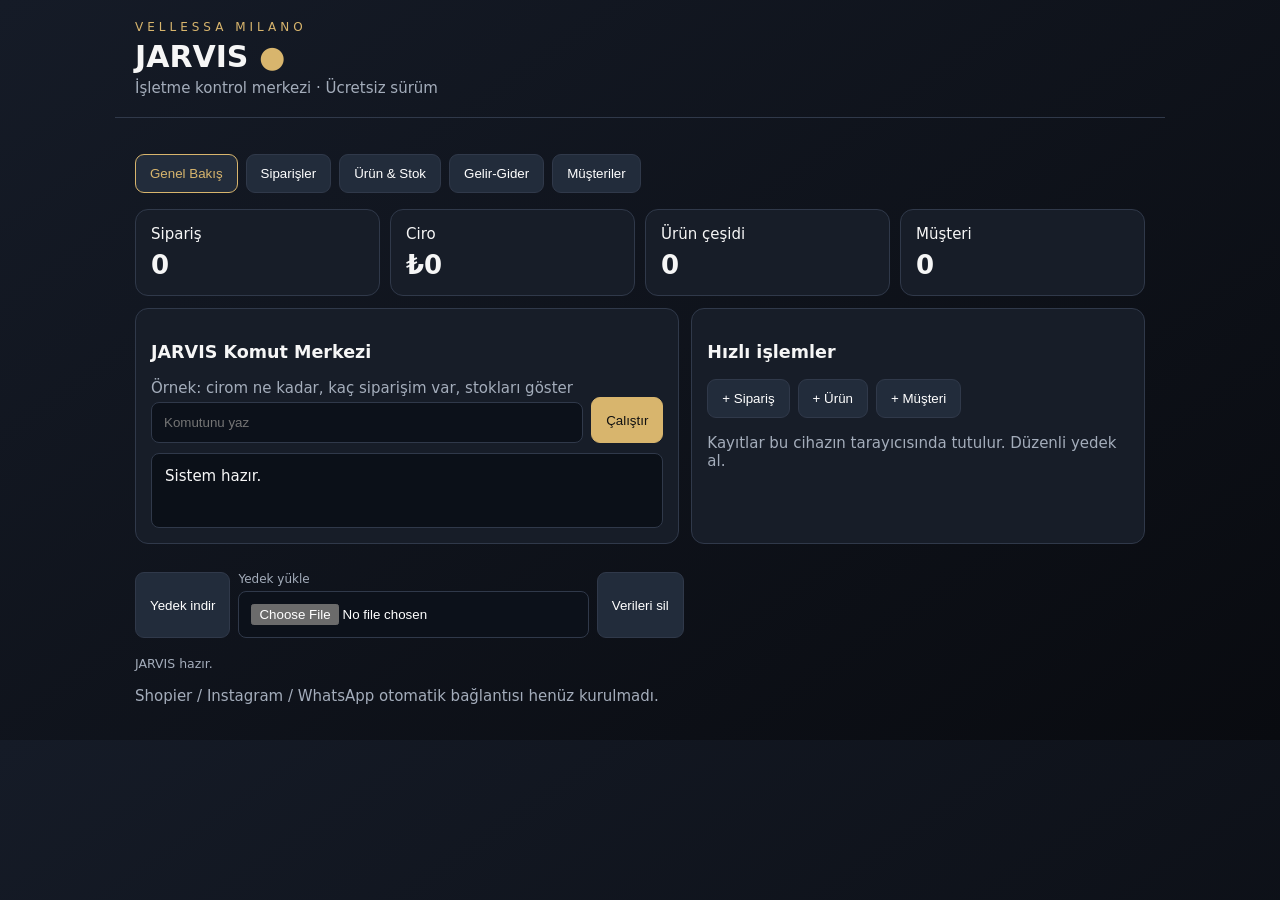
<file: jarvis/index.html>
<!doctype html>
<html lang="tr"><head><meta charset="utf-8"><meta name="viewport" content="width=device-width,initial-scale=1"><meta name="theme-color" content="#10131b"><title>Vellessa Milano | JARVIS</title>
<style>
:root{color-scheme:dark;--gold:#d8b56d;--bg:#0b0d12;--panel:#171d28;--line:#30394a;--muted:#a4adbb}*{box-sizing:border-box}body{margin:0;background:linear-gradient(145deg,#151b27,#090b10);color:#f6f6f6;font:15px system-ui}header,main{max-width:1050px;margin:auto;padding:20px}header{border-bottom:1px solid var(--line)}.brand{color:var(--gold);letter-spacing:4px;font-size:12px}h1{margin:5px 0}small,.muted{color:var(--muted)}nav,.row{display:flex;gap:8px;flex-wrap:wrap;margin:16px 0}button{background:#222c3b;color:white;border:1px solid var(--line);padding:11px 14px;border-radius:9px}button.active,button.primary{border-color:var(--gold);color:var(--gold)}.primary{background:var(--gold);color:#111!important}.grid{display:grid;grid-template-columns:repeat(4,1fr);gap:10px}.panel,.card{background:var(--panel);border:1px solid var(--line);border-radius:13px;padding:15px;margin-bottom:12px}.metric strong{display:block;font-size:26px;margin-top:7px}.layout{display:grid;grid-template-columns:1.2fr 1fr;gap:12px}.hidden{display:none}input,select{width:100%;padding:12px;background:#0c111a;color:white;border:1px solid var(--line);border-radius:8px;margin-top:5px}form{display:grid;grid-template-columns:1fr 1fr;gap:10px}label{font-size:12px;color:var(--muted)}form button{grid-column:1/-1}.cmd{display:flex;gap:8px}.cmd input{flex:1}.log{white-space:pre-wrap;background:#0b1018;border:1px solid var(--line);border-radius:8px;padding:13px;min-height:75px;margin-top:10px}table{width:100%;border-collapse:collapse;font-size:13px}td,th{text-align:left;padding:9px 5px;border-bottom:1px solid var(--line)}.scroll{overflow:auto}.empty{padding:15px;color:var(--muted);text-align:center}@media(max-width:650px){.grid{grid-template-columns:1fr 1fr}.layout{grid-template-columns:1fr}form{grid-template-columns:1fr}form button{grid-column:auto}header,main{padding:15px}}
</style></head><body><header><div class="brand">VELLESSA MILANO</div><h1>JARVIS <span style="color:var(--gold)">●</span></h1><div class="muted">İşletme kontrol merkezi · Ücretsiz sürüm</div></header><main>
<nav id="tabs"><button class="active" data-tab="home">Genel Bakış</button><button data-tab="orders">Siparişler</button><button data-tab="products">Ürün & Stok</button><button data-tab="finance">Gelir-Gider</button><button data-tab="customers">Müşteriler</button></nav>
<section id="home"><div class="grid"><div class="card metric">Sipariş<strong id="mo">0</strong></div><div class="card metric">Ciro<strong id="mr">₺0</strong></div><div class="card metric">Ürün çeşidi<strong id="mp">0</strong></div><div class="card metric">Müşteri<strong id="mc">0</strong></div></div><div class="layout"><div class="panel"><h3>JARVIS Komut Merkezi</h3><div class="muted">Örnek: cirom ne kadar, kaç siparişim var, stokları göster</div><div class="cmd"><input id="cmd" placeholder="Komutunu yaz"><button class="primary" id="run">Çalıştır</button></div><div id="answer" class="log">Sistem hazır.</div></div><div class="panel"><h3>Hızlı işlemler</h3><div class="row"><button data-go="orders">+ Sipariş</button><button data-go="products">+ Ürün</button><button data-go="customers">+ Müşteri</button></div><p class="muted">Kayıtlar bu cihazın tarayıcısında tutulur. Düzenli yedek al.</p></div></div></section>
<section id="orders" class="hidden"><div class="panel"><h3>Sipariş ekle</h3><form id="of"><label>Müşteri<input name="customer" required></label><label>Ürün<input name="product" required></label><label>Adet<input name="qty" type="number" min="1" value="1"></label><label>Tutar (₺)<input name="amount" type="number" min="0" required></label><label>Durum<select name="status"><option>Yeni</option><option>Hazırlanıyor</option><option>Kargolandı</option><option>Tamamlandı</option><option>İptal</option></select></label><label>Tarih<input name="date" type="date" required></label><button class="primary">Kaydet</button></form></div><div class="panel" id="ol"></div></section>
<section id="products" class="hidden"><div class="panel"><h3>Ürün / stok ekle</h3><form id="pf"><label>Ürün adı<input name="name" required></label><label>Model kodu<input name="sku"></label><label>Stok<input name="stock" type="number" min="0" value="0"></label><label>Fiyat<input name="price" type="number" min="0"></label><button class="primary">Kaydet</button></form></div><div class="panel" id="pl"></div></section>
<section id="customers" class="hidden"><div class="panel"><h3>Müşteri ekle</h3><form id="cf"><label>Ad soyad<input name="name" required></label><label>Telefon<input name="phone"></label><button class="primary">Kaydet</button></form></div><div class="panel" id="cl"></div></section>
<section id="finance" class="hidden"><div class="panel"><h3>Gelir / gider ekle</h3><form id="ff"><label>Tür<select name="type"><option>Gelir</option><option>Gider</option></select></label><label>Tutar<input name="amount" type="number" min="0" required></label><label>Açıklama<input name="note" required></label><button class="primary">Kaydet</button></form></div><div class="grid"><div class="card">Gelir<strong id="inc">₺0</strong></div><div class="card">Gider<strong id="exp">₺0</strong></div><div class="card">Net<strong id="net">₺0</strong></div><div class="card">Bilgi<small>Manuel kayıt, resmî muhasebe değildir.</small></div></div><div class="panel" id="fl"></div></section>
<div class="row"><button id="backup">Yedek indir</button><label>Yedek yükle<input id="restore" type="file" accept="application/json"></label><button id="wipe">Verileri sil</button></div><small id="status"></small><p class="muted">Shopier / Instagram / WhatsApp otomatik bağlantısı henüz kurulmadı.</p></main>
<script>
(()=>{const $=id=>document.getElementById(id),key='vellessa_jarvis_web_v1',blank=()=>({orders:[],products:[],customers:[],finance:[]});let d=blank();try{d={...blank(),...JSON.parse(localStorage.getItem(key)||'{}')}}catch(e){}const money=n=>'₺'+Number(n||0).toLocaleString('tr-TR');const esc=s=>String(s??'').replace(/[&<>"']/g,c=>({'&':'&amp;','<':'&lt;','>':'&gt;','"':'&quot;',"'":'&#39;'}[c]));function save(){try{localStorage.setItem(key,JSON.stringify(d));$('status').textContent='Kayıtlar bu tarayıcıda saklanıyor.'}catch(e){$('status').textContent='Geçici kayıt modu: sekmeyi kapatmadan yedek alın.'}render()}function tab(t){document.querySelectorAll('main>section').forEach(s=>s.classList.add('hidden'));$(t).classList.remove('hidden');document.querySelectorAll('#tabs button').forEach(b=>b.classList.toggle('active',b.dataset.tab===t))}document.querySelectorAll('[data-tab]').forEach(b=>b.onclick=()=>tab(b.dataset.tab));document.querySelectorAll('[data-go]').forEach(b=>b.onclick=()=>tab(b.dataset.go));function tbl(h,rows){return rows.length?'<div class="scroll"><table><tr>'+h.map(x=>'<th>'+x+'</th>').join('')+'</tr>'+rows.join('')+'</table></div>':'<div class="empty">Henüz kayıt yok.</div>'}function render(){let total=d.orders.filter(x=>x.status!=='İptal').reduce((s,x)=>s+ +x.amount,0);$('mo').textContent=d.orders.length;$('mr').textContent=money(total);$('mp').textContent=d.products.length;$('mc').textContent=d.customers.length;$('ol').innerHTML='<h3>Sipariş listesi</h3>'+tbl(['Tarih','Müşteri','Ürün','Tutar','Durum',''],d.orders.map((x,i)=>'<tr><td>'+esc(x.date)+'</td><td>'+esc(x.customer)+'</td><td>'+esc(x.product)+' ×'+x.qty+'</td><td>'+money(x.amount)+'</td><td>'+esc(x.status)+'</td><td><button data-del="orders" data-i="'+i+'">Sil</button></td></tr>'));$('pl').innerHTML='<h3>Stok listesi</h3>'+tbl(['Ürün','Kod','Stok','Fiyat',''],d.products.map((x,i)=>'<tr><td>'+esc(x.name)+'</td><td>'+esc(x.sku)+'</td><td>'+x.stock+'</td><td>'+money(x.price)+'</td><td><button data-del="products" data-i="'+i+'">Sil</button></td></tr>'));$('cl').innerHTML='<h3>Müşteri listesi</h3>'+tbl(['Ad','Telefon',''],d.customers.map((x,i)=>'<tr><td>'+esc(x.name)+'</td><td>'+esc(x.phone)+'</td><td><button data-del="customers" data-i="'+i+'">Sil</button></td></tr>'));let inc=d.finance.filter(x=>x.type==='Gelir').reduce((s,x)=>s+ +x.amount,0),exp=d.finance.filter(x=>x.type==='Gider').reduce((s,x)=>s+ +x.amount,0);$('inc').textContent=money(inc);$('exp').textContent=money(exp);$('net').textContent=money(inc-exp);$('fl').innerHTML=tbl(['Tür','Açıklama','Tutar',''],d.finance.map((x,i)=>'<tr><td>'+x.type+'</td><td>'+esc(x.note)+'</td><td>'+money(x.amount)+'</td><td><button data-del="finance" data-i="'+i+'">Sil</button></td></tr>'))}document.addEventListener('click',e=>{let b=e.target.closest('[data-del]');if(b){d[b.dataset.del].splice(+b.dataset.i,1);save()}});function bind(id,k,fn=x=>x){$(id).onsubmit=e=>{e.preventDefault();d[k].push(fn(Object.fromEntries(new FormData(e.target))));e.target.reset();save()}}bind('of','orders',x=>({...x,qty:+x.qty,amount:+x.amount}));bind('pf','products',x=>({...x,stock:+x.stock,price:+x.price}));bind('cf','customers');bind('ff','finance',x=>({...x,amount:+x.amount}));function command(){let q=$('cmd').value.toLocaleLowerCase('tr-TR'),r='Komutlar: cirom ne kadar · sipariş sayısı · stokları göster · müşteri sayısı · gelir gider';if(q.includes('ciro')||q.includes('satış'))r='Toplam sipariş cirosu: '+money(d.orders.filter(x=>x.status!=='İptal').reduce((s,x)=>s+ +x.amount,0));else if(q.includes('sipariş'))r='Toplam sipariş: '+d.orders.length;else if(q.includes('stok')||q.includes('ürün'))r=d.products.map(x=>x.name+': '+x.stock+' adet').join('\n')||'Ürün kaydı yok';else if(q.includes('müşteri'))r='Müşteri sayısı: '+d.customers.length;else if(q.includes('gider')||q.includes('kâr')||q.includes('kar'))r='Gelir '+$('inc').textContent+' / Gider '+$('exp').textContent+' / Net '+$('net').textContent;$('answer').textContent=r}$('run').onclick=command;$('cmd').onkeydown=e=>{if(e.key==='Enter')command()};$('backup').onclick=()=>{let a=document.createElement('a'),u=URL.createObjectURL(new Blob([JSON.stringify(d)],{type:'application/json'}));a.href=u;a.download='vellessa-jarvis-yedek.json';a.click();URL.revokeObjectURL(u)};$('restore').onchange=async e=>{try{let z=JSON.parse(await e.target.files[0].text());if(['orders','products','customers','finance'].every(k=>Array.isArray(z[k]))){d=z;save();alert('Yedek yüklendi')}else alert('Yedek biçimi hatalı')}catch(e){alert('Dosya okunamadı')}};$('wipe').onclick=()=>{if(confirm('Tüm kayıtlar silinsin mi?')){d=blank();save()}};render();$('status').textContent='JARVIS hazır.'})();
</script></body></html>
</file>
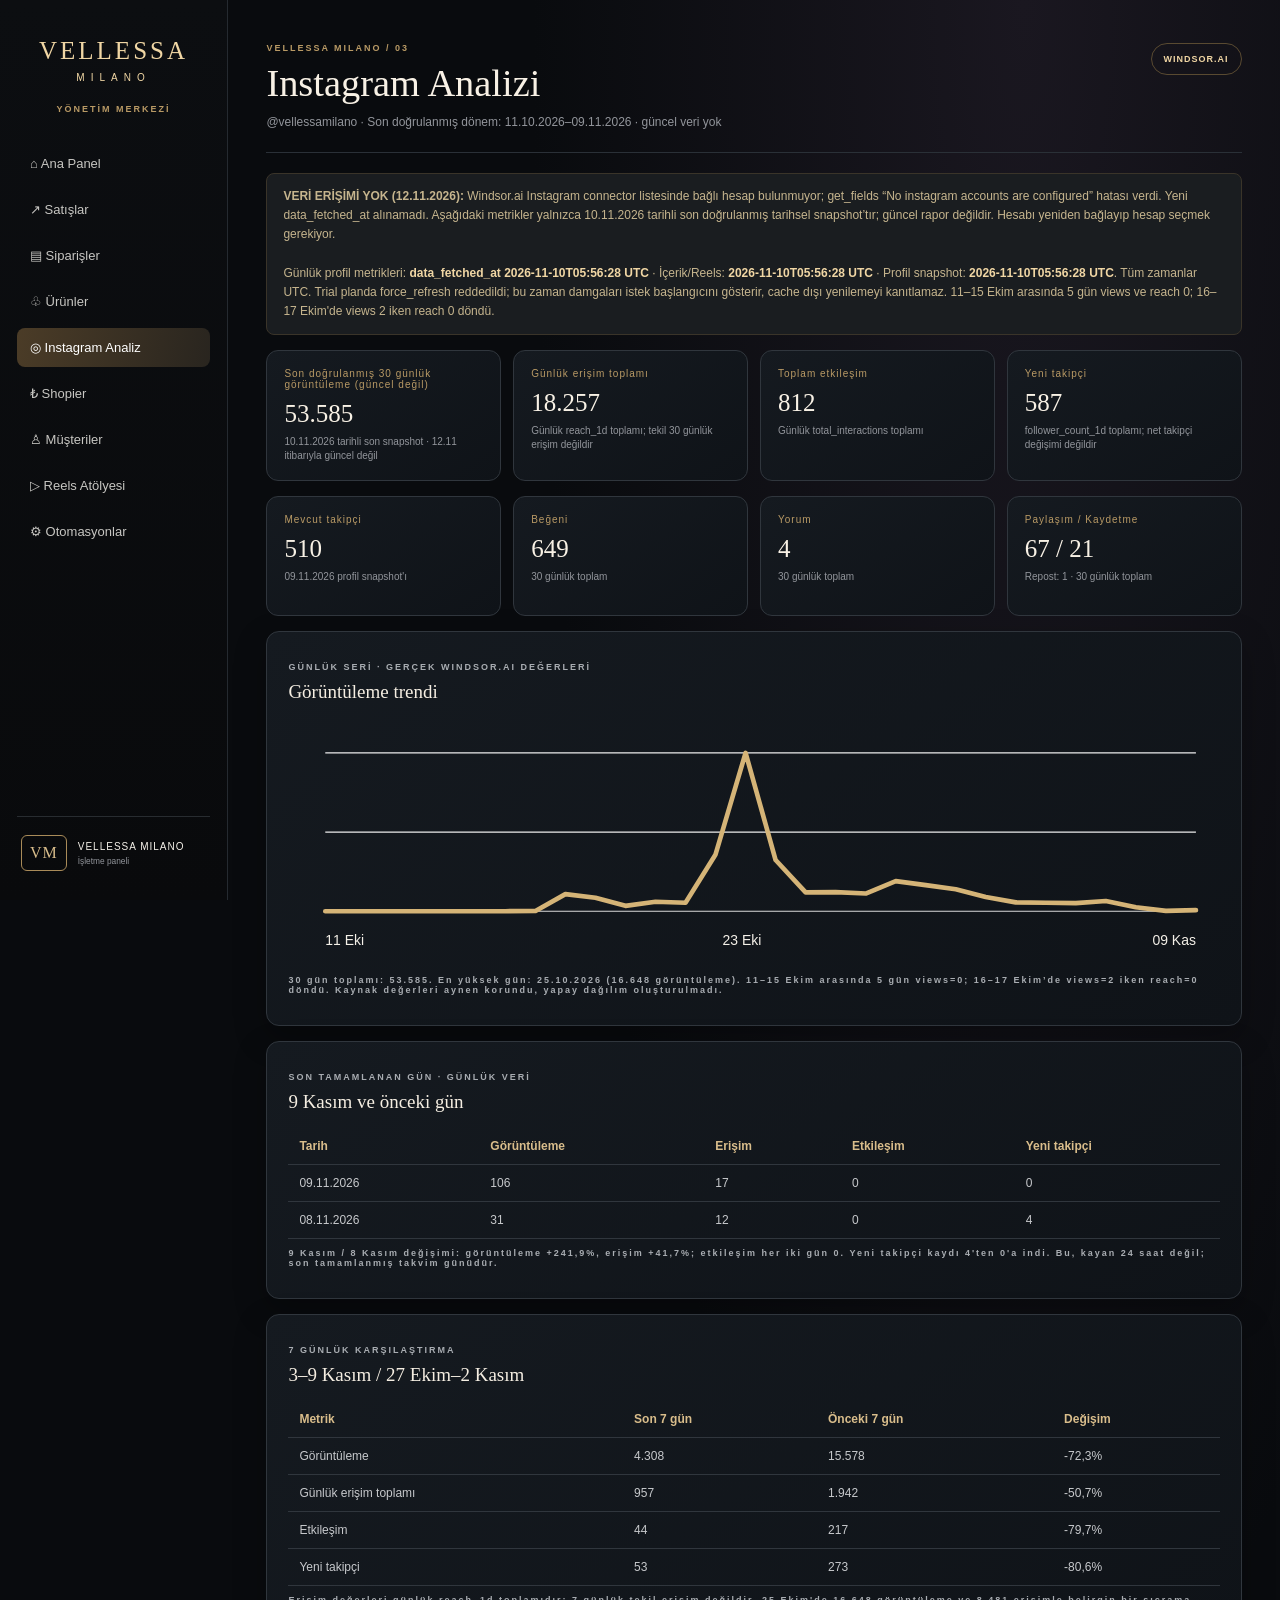
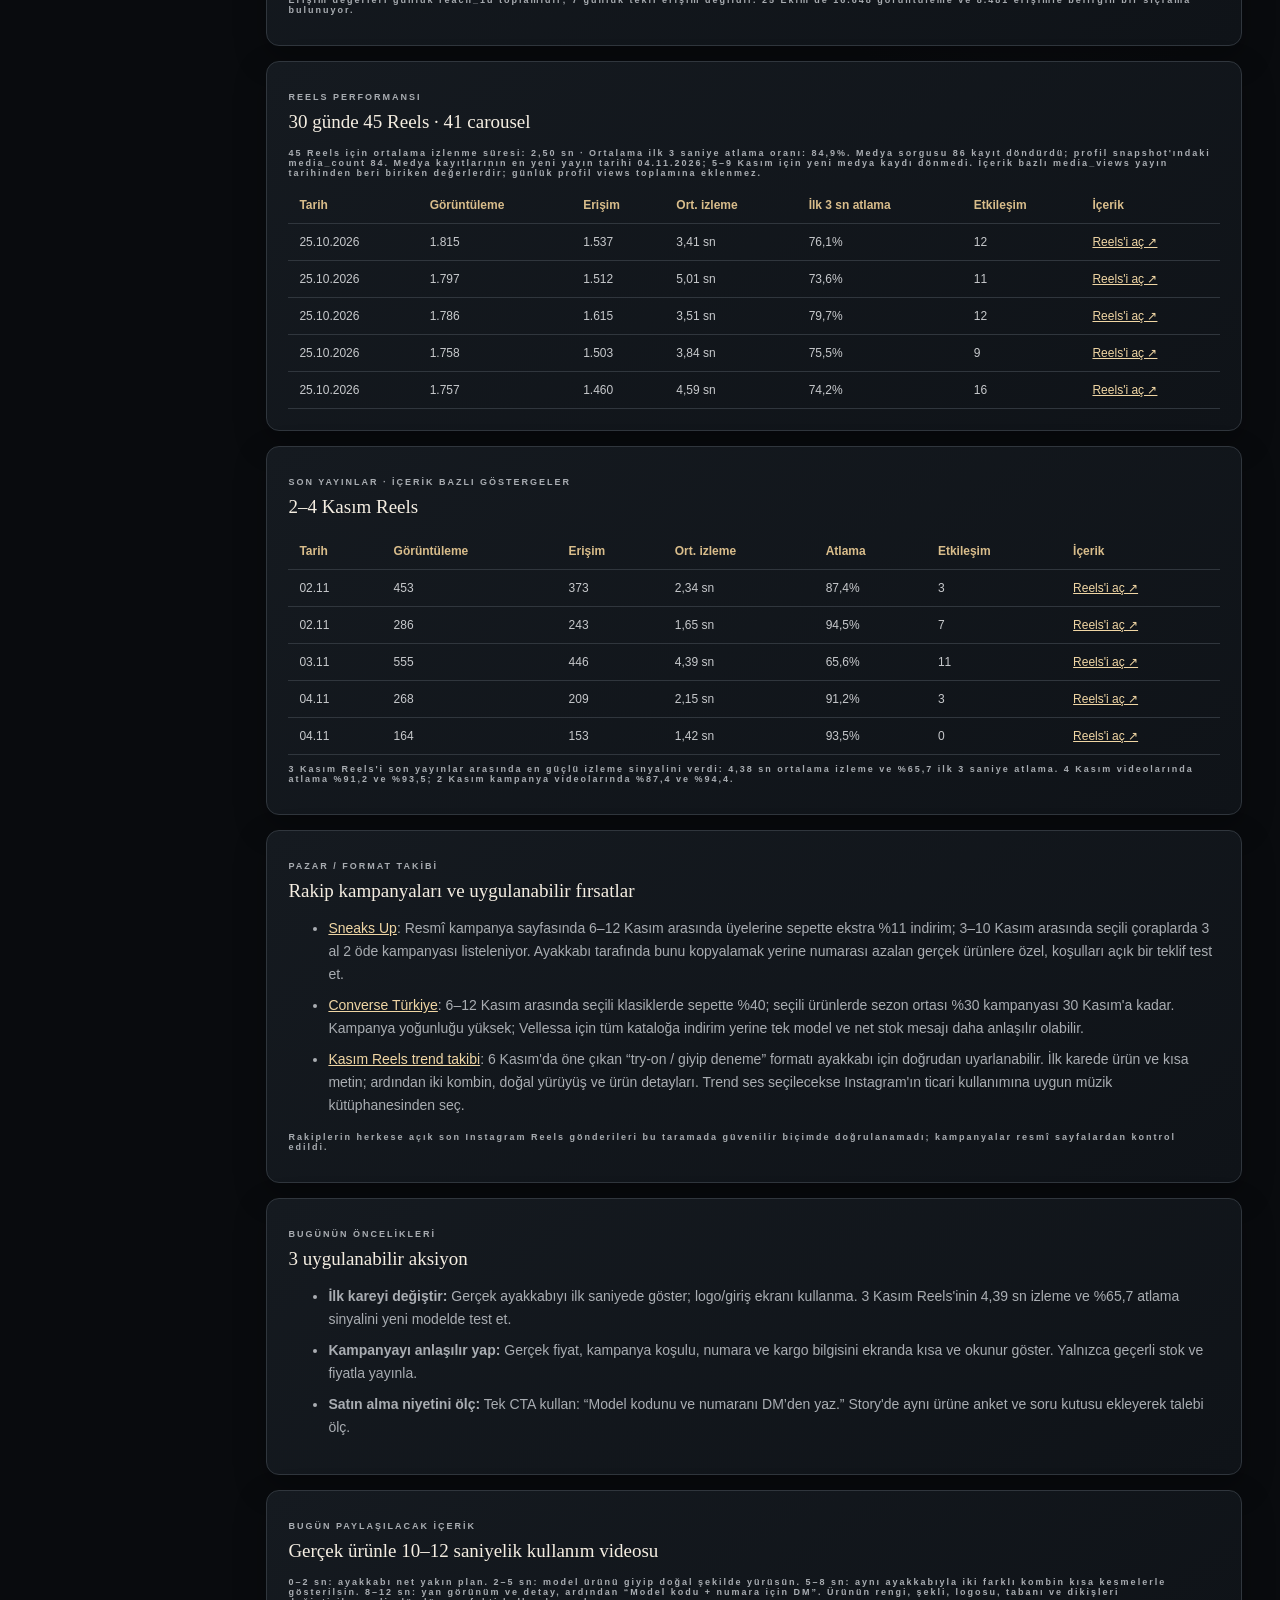
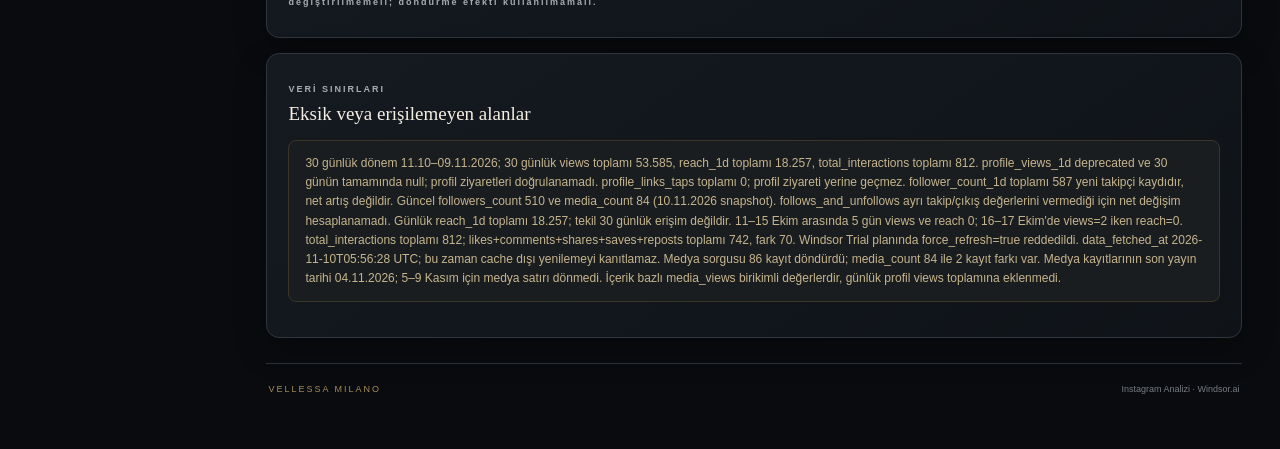
<file: analytics.html>
<!doctype html>
<html lang="tr"><head><meta charset="utf-8"><meta name="viewport" content="width=device-width,initial-scale=1"><title>Vellessa | Instagram Analizi</title><link rel="stylesheet" href="styles.css?v=20261105-1"><link rel="stylesheet" href="analytics.css?v=20261105-1"></head>
<body>
<aside class="sidebar"><div class="brand">VELLESSA<span>MILANO</span></div><div class="side-label">YÖNETİM MERKEZİ</div><nav><a href="index.html">⌂ Ana Panel</a><a href="index.html#sales">↗ Satışlar</a><a href="index.html#orders">▤ Siparişler</a><a href="index.html#products">♧ Ürünler</a><a class="active" href="analytics.html">◎ Instagram Analiz</a><a href="index.html#shopier">₺ Shopier</a><a href="musteri-takip.html">♙ Müşteriler</a><a href="reels.html">▷ Reels Atölyesi</a><a href="automation.html">⚙ Otomasyonlar</a></nav><div class="sidebar-bottom"><div class="mini-mark">VM</div><span>VELLESSA MILANO<small>İşletme paneli</small></span></div></aside>
<main class="main">
<header><div><p>VELLESSA MILANO / 03</p><h1>Instagram Analizi</h1><span>@vellessamilano · Son doğrulanmış dönem: 11.10.2026–09.11.2026 · güncel veri yok</span></div><b>WINDSOR.AI</b></header>
<div class="snapshot"><b>VERİ ERİŞİMİ YOK (12.11.2026):</b> Windsor.ai Instagram connector listesinde bağlı hesap bulunmuyor; get_fields “No instagram accounts are configured” hatası verdi. Yeni data_fetched_at alınamadı. Aşağıdaki metrikler yalnızca 10.11.2026 tarihli son doğrulanmış tarihsel snapshot’tır; güncel rapor değildir. Hesabı yeniden bağlayıp hesap seçmek gerekiyor.<br><br>Günlük profil metrikleri: <strong>data_fetched_at 2026-11-10T05:56:28 UTC</strong> · İçerik/Reels: <strong>2026-11-10T05:56:28 UTC</strong> · Profil snapshot: <strong>2026-11-10T05:56:28 UTC</strong>. Tüm zamanlar UTC. Trial planda force_refresh reddedildi; bu zaman damgaları istek başlangıcını gösterir, cache dışı yenilemeyi kanıtlamaz. 11–15 Ekim arasında 5 gün views ve reach 0; 16–17 Ekim'de views 2 iken reach 0 döndü.</div>
<section class="stats">
<article><label>Son doğrulanmış 30 günlük görüntüleme (güncel değil)</label><strong>53.585</strong><small>10.11.2026 tarihli son snapshot · 12.11 itibarıyla güncel değil</small></article>
<article><label>Günlük erişim toplamı</label><strong>18.257</strong><small>Günlük reach_1d toplamı; tekil 30 günlük erişim değildir</small></article>
<article><label>Toplam etkileşim</label><strong>812</strong><small>Günlük total_interactions toplamı</small></article>
<article><label>Yeni takipçi</label><strong>587</strong><small>follower_count_1d toplamı; net takipçi değişimi değildir</small></article>
</section><section class="stats second">
<article><label>Mevcut takipçi</label><strong>510</strong><small>09.11.2026 profil snapshot'ı</small></article>
<article><label>Beğeni</label><strong>649</strong><small>30 günlük toplam</small></article>
<article><label>Yorum</label><strong>4</strong><small>30 günlük toplam</small></article>
<article><label>Paylaşım / Kaydetme</label><strong>67 / 21</strong><small>Repost: 1 · 30 günlük toplam</small></article>
</section>
<section class="panel"><p>GÜNLÜK SERİ · GERÇEK WINDSOR.AI DEĞERLERİ</p><h2>Görüntüleme trendi</h2>
<div style="width:100%;overflow:hidden"><svg viewBox="0 0 800 210" role="img" aria-label="11 Ekim ile 9 Kasım arasındaki günlük Instagram görüntülemeleri" style="width:100%;height:auto"><line x1="32" y1="166" x2="780" y2="166" stroke="#d8d8d8"/><line x1="32" y1="98" x2="780" y2="98" stroke="#ececec"/><line x1="32" y1="30" x2="780" y2="30" stroke="#ececec"/><polyline points="32.0,166.0 57.8,166.0 83.6,166.0 109.4,166.0 135.2,166.0 161.0,166.0 186.8,166.0 212.6,165.8 238.3,151.3 264.1,154.4 289.9,161.4 315.7,157.9 341.5,158.7 367.3,117.2 393.1,30.0 418.9,122.0 444.7,149.8 470.5,149.6 496.3,150.8 522.1,140.1 547.9,143.6 573.7,147.1 599.4,153.8 625.2,158.4 651.0,158.7 676.8,159.0 702.6,157.2 728.4,162.6 754.2,165.7 780.0,165.1" fill="none" stroke="#d5b477" stroke-width="4" stroke-linecap="round" stroke-linejoin="round"/><text x="32" y="195" font-size="12" fill="currentColor">11 Eki</text><text x="390" y="195" font-size="12" text-anchor="middle" fill="currentColor">23 Eki</text><text x="780" y="195" font-size="12" text-anchor="end" fill="currentColor">09 Kas</text></svg></div>
<p>30 gün toplamı: <b>53.585</b>. En yüksek gün: 25.10.2026 (16.648 görüntüleme). 11–15 Ekim arasında 5 gün views=0; 16–17 Ekim’de views=2 iken reach=0 döndü. Kaynak değerleri aynen korundu, yapay dağılım oluşturulmadı.</p></section>
<section class="panel"><p>SON TAMAMLANAN GÜN · GÜNLÜK VERİ</p><h2>9 Kasım ve önceki gün</h2><div class="table-wrap"><table><thead><tr><th>Tarih</th><th>Görüntüleme</th><th>Erişim</th><th>Etkileşim</th><th>Yeni takipçi</th></tr></thead><tbody><tr><td>09.11.2026</td><td>106</td><td>17</td><td>0</td><td>0</td></tr><tr><td>08.11.2026</td><td>31</td><td>12</td><td>0</td><td>4</td></tr></tbody></table></div><p>9 Kasım / 8 Kasım değişimi: görüntüleme +241,9%, erişim +41,7%; etkileşim her iki gün 0. Yeni takipçi kaydı 4'ten 0'a indi. Bu, kayan 24 saat değil; son tamamlanmış takvim günüdür.</p></section>
<section class="panel"><p>7 GÜNLÜK KARŞILAŞTIRMA</p><h2>3–9 Kasım / 27 Ekim–2 Kasım</h2><div class="table-wrap"><table><thead><tr><th>Metrik</th><th>Son 7 gün</th><th>Önceki 7 gün</th><th>Değişim</th></tr></thead><tbody><tr><td>Görüntüleme</td><td>4.308</td><td>15.578</td><td>-72,3%</td></tr><tr><td>Günlük erişim toplamı</td><td>957</td><td>1.942</td><td>-50,7%</td></tr><tr><td>Etkileşim</td><td>44</td><td>217</td><td>-79,7%</td></tr><tr><td>Yeni takipçi</td><td>53</td><td>273</td><td>-80,6%</td></tr></tbody></table></div><p>Erişim değerleri günlük reach_1d toplamıdır; 7 günlük tekil erişim değildir. 25 Ekim'de 16.648 görüntüleme ve 8.481 erişimle belirgin bir sıçrama bulunuyor.</p></section>
<section class="panel"><p>REELS PERFORMANSI</p><h2>30 günde 45 Reels · 41 carousel</h2>
<p>45 Reels için ortalama izlenme süresi: <b>2,50 sn</b> · Ortalama ilk 3 saniye atlama oranı: <b>84,9%</b>. Medya sorgusu 86 kayıt döndürdü; profil snapshot'ındaki media_count 84. Medya kayıtlarının en yeni yayın tarihi 04.11.2026; 5–9 Kasım için yeni medya kaydı dönmedi. İçerik bazlı media_views yayın tarihinden beri biriken değerlerdir; günlük profil views toplamına eklenmez.</p>
<div class="table-wrap"><table><thead><tr><th>Tarih</th><th>Görüntüleme</th><th>Erişim</th><th>Ort. izleme</th><th>İlk 3 sn atlama</th><th>Etkileşim</th><th>İçerik</th></tr></thead><tbody><tr><td>25.10.2026</td><td>1.815</td><td>1.537</td><td>3,41 sn</td><td>76,1%</td><td>12</td><td><a href="https://www.instagram.com/reel/De5ZVEMoabt/" target="_blank" rel="noopener">Reels'i aç ↗</a></td></tr>
<tr><td>25.10.2026</td><td>1.797</td><td>1.512</td><td>5,01 sn</td><td>73,6%</td><td>11</td><td><a href="https://www.instagram.com/reel/De5YOJdIXG0/" target="_blank" rel="noopener">Reels'i aç ↗</a></td></tr>
<tr><td>25.10.2026</td><td>1.786</td><td>1.615</td><td>3,51 sn</td><td>79,7%</td><td>12</td><td><a href="https://www.instagram.com/reel/De5ZMG4IvgL/" target="_blank" rel="noopener">Reels'i aç ↗</a></td></tr>
<tr><td>25.10.2026</td><td>1.758</td><td>1.503</td><td>3,84 sn</td><td>75,5%</td><td>9</td><td><a href="https://www.instagram.com/reel/De5YxZ7ISx1/" target="_blank" rel="noopener">Reels'i aç ↗</a></td></tr>
<tr><td>25.10.2026</td><td>1.757</td><td>1.460</td><td>4,59 sn</td><td>74,2%</td><td>16</td><td><a href="https://www.instagram.com/reel/De5YXHeoEPn/" target="_blank" rel="noopener">Reels'i aç ↗</a></td></tr></tbody></table></div></section>
<section class="panel"><p>SON YAYINLAR · İÇERİK BAZLI GÖSTERGELER</p><h2>2–4 Kasım Reels</h2>
<div class="table-wrap"><table><thead><tr><th>Tarih</th><th>Görüntüleme</th><th>Erişim</th><th>Ort. izleme</th><th>Atlama</th><th>Etkileşim</th><th>İçerik</th></tr></thead><tbody><tr><td>02.11</td><td>453</td><td>373</td><td>2,34 sn</td><td>87,4%</td><td>3</td><td><a href="https://www.instagram.com/reel/DfOBxP_oVPX/" target="_blank" rel="noopener">Reels'i aç ↗</a></td></tr>
<tr><td>02.11</td><td>286</td><td>243</td><td>1,65 sn</td><td>94,5%</td><td>7</td><td><a href="https://www.instagram.com/reel/DfPNzPvIh9g/" target="_blank" rel="noopener">Reels'i aç ↗</a></td></tr>
<tr><td>03.11</td><td>555</td><td>446</td><td>4,39 sn</td><td>65,6%</td><td>11</td><td><a href="https://www.instagram.com/reel/DfRL589odr_/" target="_blank" rel="noopener">Reels'i aç ↗</a></td></tr>
<tr><td>04.11</td><td>268</td><td>209</td><td>2,15 sn</td><td>91,2%</td><td>3</td><td><a href="https://www.instagram.com/reel/DfUorJwo5z_/" target="_blank" rel="noopener">Reels'i aç ↗</a></td></tr>
<tr><td>04.11</td><td>164</td><td>153</td><td>1,42 sn</td><td>93,5%</td><td>0</td><td><a href="https://www.instagram.com/reel/DfUopm1ohX6/" target="_blank" rel="noopener">Reels'i aç ↗</a></td></tr></tbody></table></div>
<p>3 Kasım Reels'i son yayınlar arasında en güçlü izleme sinyalini verdi: 4,38 sn ortalama izleme ve %65,7 ilk 3 saniye atlama. 4 Kasım videolarında atlama %91,2 ve %93,5; 2 Kasım kampanya videolarında %87,4 ve %94,4.</p></section>
<section class="panel"><p>PAZAR / FORMAT TAKİBİ</p><h2>Rakip kampanyaları ve uygulanabilir fırsatlar</h2><ul><li><a href="https://www.sneaksup.com/kampanyalar" target="_blank" rel="noopener">Sneaks Up</a>: Resmî kampanya sayfasında 6–12 Kasım arasında üyelerine sepette ekstra %11 indirim; 3–10 Kasım arasında seçili çoraplarda 3 al 2 öde kampanyası listeleniyor. Ayakkabı tarafında bunu kopyalamak yerine numarası azalan gerçek ürünlere özel, koşulları açık bir teklif test et.</li><li><a href="https://www.converse.com.tr/" target="_blank" rel="noopener">Converse Türkiye</a>: 6–12 Kasım arasında seçili klasiklerde sepette %40; seçili ürünlerde sezon ortası %30 kampanyası 30 Kasım'a kadar. Kampanya yoğunluğu yüksek; Vellessa için tüm kataloğa indirim yerine tek model ve net stok mesajı daha anlaşılır olabilir.</li><li><a href="https://later.com/blog/instagram-reels-trends/" target="_blank" rel="noopener">Kasım Reels trend takibi</a>: 6 Kasım'da öne çıkan “try-on / giyip deneme” formatı ayakkabı için doğrudan uyarlanabilir. İlk karede ürün ve kısa metin; ardından iki kombin, doğal yürüyüş ve ürün detayları. Trend ses seçilecekse Instagram'ın ticari kullanımına uygun müzik kütüphanesinden seç.</li></ul><p>Rakiplerin herkese açık son Instagram Reels gönderileri bu taramada güvenilir biçimde doğrulanamadı; kampanyalar resmî sayfalardan kontrol edildi.</p></section>
<section class="panel"><p>BUGÜNÜN ÖNCELİKLERİ</p><h2>3 uygulanabilir aksiyon</h2>
<ul><li><b>İlk kareyi değiştir:</b> Gerçek ayakkabıyı ilk saniyede göster; logo/giriş ekranı kullanma. 3 Kasım Reels'inin 4,39 sn izleme ve %65,7 atlama sinyalini yeni modelde test et.</li><li><b>Kampanyayı anlaşılır yap:</b> Gerçek fiyat, kampanya koşulu, numara ve kargo bilgisini ekranda kısa ve okunur göster. Yalnızca geçerli stok ve fiyatla yayınla.</li><li><b>Satın alma niyetini ölç:</b> Tek CTA kullan: “Model kodunu ve numaranı DM’den yaz.” Story'de aynı ürüne anket ve soru kutusu ekleyerek talebi ölç.</li></ul>
</section>
<section class="panel"><p>BUGÜN PAYLAŞILACAK İÇERİK</p><h2>Gerçek ürünle 10–12 saniyelik kullanım videosu</h2>
<p>0–2 sn: ayakkabı net yakın plan. 2–5 sn: model ürünü giyip doğal şekilde yürüsün. 5–8 sn: aynı ayakkabıyla iki farklı kombin kısa kesmelerle gösterilsin. 8–12 sn: yan görünüm ve detay, ardından “Model kodu + numara için DM”. Ürünün rengi, şekli, logosu, tabanı ve dikişleri değiştirilmemeli; döndürme efekti kullanılmamalı.</p></section>
<section class="panel"><p>VERİ SINIRLARI</p><h2>Eksik veya erişilemeyen alanlar</h2><div class="notice">30 günlük dönem 11.10–09.11.2026; 30 günlük views toplamı 53.585, reach_1d toplamı 18.257, total_interactions toplamı 812. profile_views_1d deprecated ve 30 günün tamamında null; profil ziyaretleri doğrulanamadı. profile_links_taps toplamı 0; profil ziyareti yerine geçmez. follower_count_1d toplamı 587 yeni takipçi kaydıdır, net artış değildir. Güncel followers_count 510 ve media_count 84 (10.11.2026 snapshot). follows_and_unfollows ayrı takip/çıkış değerlerini vermediği için net değişim hesaplanamadı. Günlük reach_1d toplamı 18.257; tekil 30 günlük erişim değildir. 11–15 Ekim arasında 5 gün views ve reach 0; 16–17 Ekim'de views=2 iken reach=0. total_interactions toplamı 812; likes+comments+shares+saves+reposts toplamı 742, fark 70. Windsor Trial planında force_refresh=true reddedildi. data_fetched_at 2026-11-10T05:56:28 UTC; bu zaman cache dışı yenilemeyi kanıtlamaz. Medya sorgusu 86 kayıt döndürdü; media_count 84 ile 2 kayıt farkı var. Medya kayıtlarının son yayın tarihi 04.11.2026; 5–9 Kasım için medya satırı dönmedi. İçerik bazlı media_views birikimli değerlerdir, günlük profil views toplamına eklenmedi.</div></section>
<footer>VELLESSA MILANO <span>Instagram Analizi · Windsor.ai</span></footer></main></body></html>
</file>
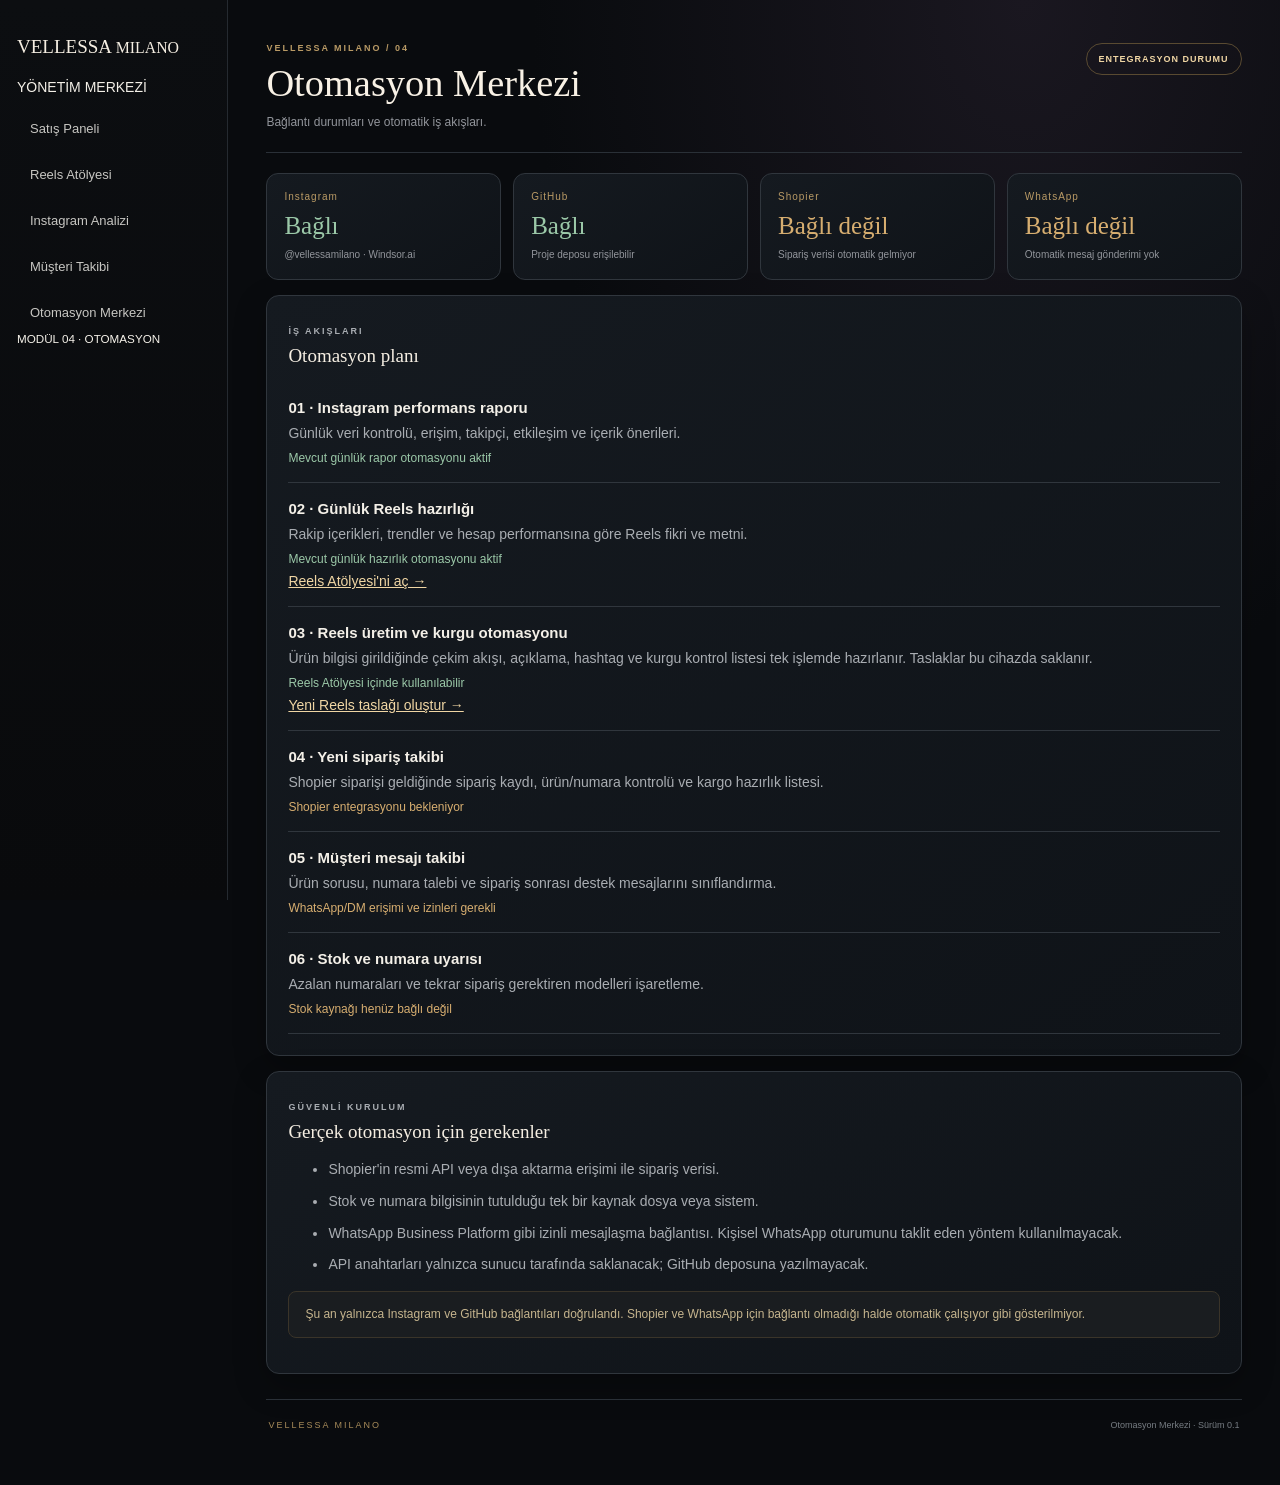
<file: automation.html>
<!doctype html><html lang="tr"><head><meta charset="utf-8"><meta name="viewport" content="width=device-width,initial-scale=1"><title>Vellessa | Otomasyon Merkezi</title><link rel="stylesheet" href="styles.css?v=20261103-3"><link rel="stylesheet" href="automation.css"></head><body><aside class="sidebar"><h2>VELLESSA <small>MILANO</small></h2><p>YÖNETİM MERKEZİ</p><nav><a href="index.html">Satış Paneli</a><a href="reels.html">Reels Atölyesi</a><a href="analytics.html">Instagram Analizi</a><a href="musteri-takip.html">Müşteri Takibi</a><a href="automation.html">Otomasyon Merkezi</a></nav><small class="foot">MODÜL 04 · OTOMASYON</small></aside><main class="main"><header><div><p>VELLESSA MILANO / 04</p><h1>Otomasyon Merkezi</h1><span>Bağlantı durumları ve otomatik iş akışları.</span></div><b>ENTEGRASYON DURUMU</b></header><section class="stats"><article><label>Instagram</label><strong class="ok">Bağlı</strong><small>@vellessamilano · Windsor.ai</small></article><article><label>GitHub</label><strong class="ok">Bağlı</strong><small>Proje deposu erişilebilir</small></article><article><label>Shopier</label><strong class="pending">Bağlı değil</strong><small>Sipariş verisi otomatik gelmiyor</small></article><article><label>WhatsApp</label><strong class="pending">Bağlı değil</strong><small>Otomatik mesaj gönderimi yok</small></article></section><section class="panel"><p>İŞ AKIŞLARI</p><h2>Otomasyon planı</h2><div class="workflow"><div><b>01 · Instagram performans raporu</b><span>Günlük veri kontrolü, erişim, takipçi, etkileşim ve içerik önerileri.</span><em class="ok">Mevcut günlük rapor otomasyonu aktif</em></div><div><b>02 · Günlük Reels hazırlığı</b><span>Rakip içerikleri, trendler ve hesap performansına göre Reels fikri ve metni.</span><em class="ok">Mevcut günlük hazırlık otomasyonu aktif</em><a href="reels.html">Reels Atölyesi'ni aç →</a></div><div><b>03 · Reels üretim ve kurgu otomasyonu</b><span>Ürün bilgisi girildiğinde çekim akışı, açıklama, hashtag ve kurgu kontrol listesi tek işlemde hazırlanır. Taslaklar bu cihazda saklanır.</span><em class="ok">Reels Atölyesi içinde kullanılabilir</em><a href="reels.html">Yeni Reels taslağı oluştur →</a></div><div><b>04 · Yeni sipariş takibi</b><span>Shopier siparişi geldiğinde sipariş kaydı, ürün/numara kontrolü ve kargo hazırlık listesi.</span><em class="pending">Shopier entegrasyonu bekleniyor</em></div><div><b>05 · Müşteri mesajı takibi</b><span>Ürün sorusu, numara talebi ve sipariş sonrası destek mesajlarını sınıflandırma.</span><em class="pending">WhatsApp/DM erişimi ve izinleri gerekli</em></div><div><b>06 · Stok ve numara uyarısı</b><span>Azalan numaraları ve tekrar sipariş gerektiren modelleri işaretleme.</span><em class="pending">Stok kaynağı henüz bağlı değil</em></div></div></section><section class="panel"><p>GÜVENLİ KURULUM</p><h2>Gerçek otomasyon için gerekenler</h2><ul><li>Shopier'in resmi API veya dışa aktarma erişimi ile sipariş verisi.</li><li>Stok ve numara bilgisinin tutulduğu tek bir kaynak dosya veya sistem.</li><li>WhatsApp Business Platform gibi izinli mesajlaşma bağlantısı. Kişisel WhatsApp oturumunu taklit eden yöntem kullanılmayacak.</li><li>API anahtarları yalnızca sunucu tarafında saklanacak; GitHub deposuna yazılmayacak.</li></ul><div class="notice">Şu an yalnızca Instagram ve GitHub bağlantıları doğrulandı. Shopier ve WhatsApp için bağlantı olmadığı halde otomatik çalışıyor gibi gösterilmiyor.</div></section><footer>VELLESSA MILANO <span>Otomasyon Merkezi · Sürüm 0.1</span></footer></main></body></html>
</file>
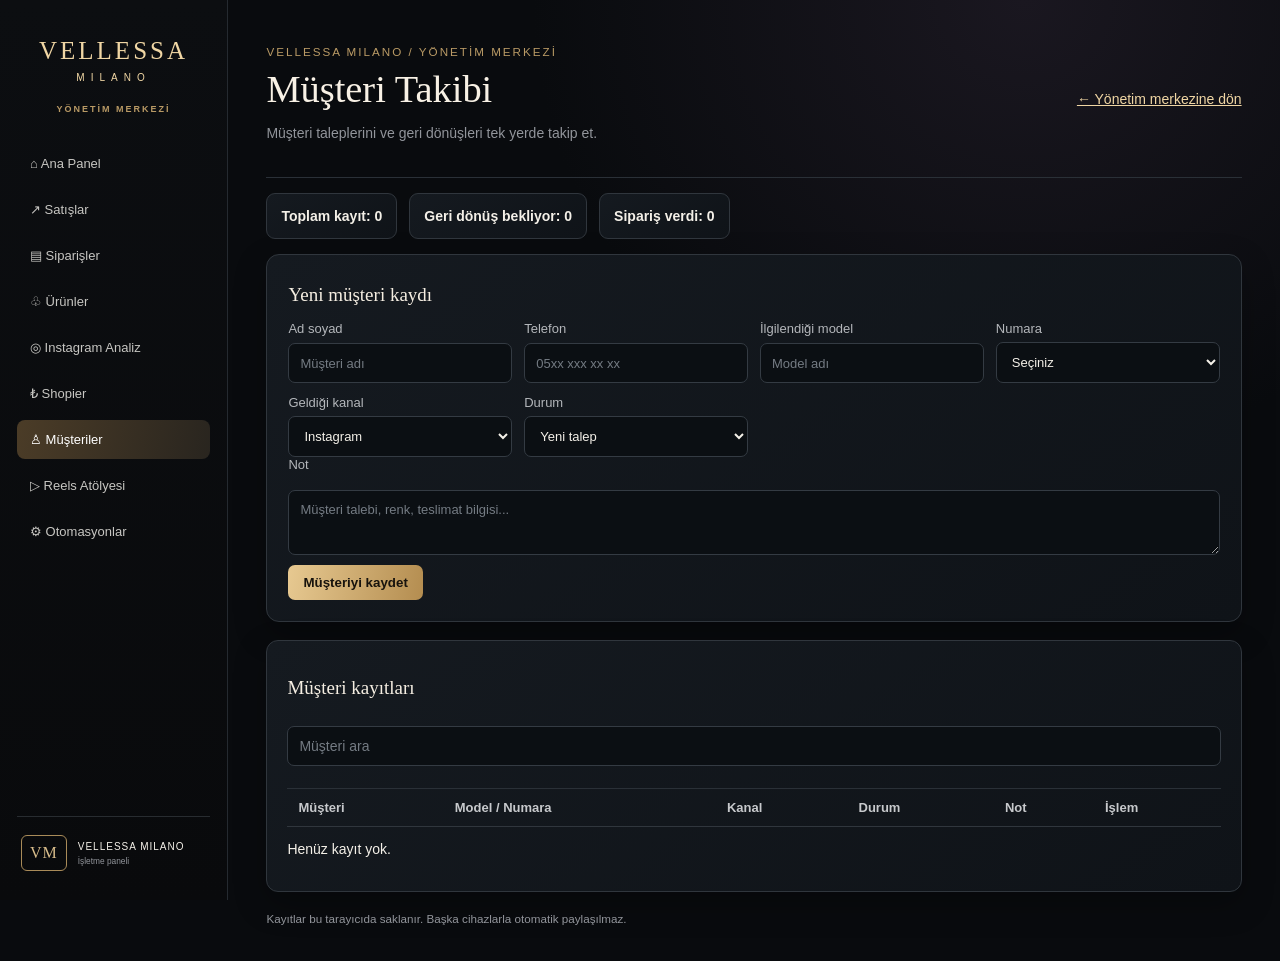
<file: musteri-takip.html>
<!doctype html>
<html lang="tr"><head><meta charset="utf-8"><meta name="viewport" content="width=device-width,initial-scale=1"><title>Vellessa | Müşteri Takibi</title><link rel="stylesheet" href="styles.css?v=20261103-3"><link rel="stylesheet" href="musteri-takip.css?v=20261103-3"></head>
<body><aside class="sidebar"><div class="brand">VELLESSA<span>MILANO</span></div><div class="side-label">YÖNETİM MERKEZİ</div><nav><a href="index.html">⌂ Ana Panel</a><a href="index.html#sales">↗ Satışlar</a><a href="index.html#orders">▤ Siparişler</a><a href="index.html#products">♧ Ürünler</a><a href="analytics.html">◎ Instagram Analiz</a><a href="index.html#shopier">₺ Shopier</a><a class="active" href="musteri-takip.html">♙ Müşteriler</a><a href="reels.html">▷ Reels Atölyesi</a><a href="automation.html">⚙ Otomasyonlar</a></nav><div class="sidebar-bottom"><div class="mini-mark">VM</div><span>VELLESSA MILANO<small>İşletme paneli</small></span></div></aside><main class="main customer-main"><div class="top"><div><small>VELLESSA MILANO / YÖNETİM MERKEZİ</small><h1>Müşteri Takibi</h1><p>Müşteri taleplerini ve geri dönüşleri tek yerde takip et.</p></div><a href="index.html">← Yönetim merkezine dön</a></div>
<div class="stats"><b>Toplam kayıt: <span id="total">0</span></b><b>Geri dönüş bekliyor: <span id="waiting">0</span></b><b>Sipariş verdi: <span id="sold">0</span></b></div>
<form id="form"><h2>Yeni müşteri kaydı</h2><div class="fields"><label>Ad soyad<input name="name" required placeholder="Müşteri adı"></label><label>Telefon<input name="phone" placeholder="05xx xxx xx xx"></label><label>İlgilendiği model<input name="product" placeholder="Model adı"></label><label>Numara<select name="size"><option value="">Seçiniz</option><option>40</option><option>41</option><option>42</option><option>43</option><option>44</option><option>45</option></select></label><label>Geldiği kanal<select name="source"><option>Instagram</option><option>WhatsApp</option><option>TikTok</option><option>Shopier</option><option>Diğer</option></select></label><label>Durum<select name="status"><option>Yeni talep</option><option>Geri dönüş bekliyor</option><option>Sipariş verdi</option><option>Sonuçlanmadı</option></select></label></div><label>Not<textarea name="note" placeholder="Müşteri talebi, renk, teslimat bilgisi..."></textarea></label><button type="submit">Müşteriyi kaydet</button></form>
<section class="list"><div class="top"><h2>Müşteri kayıtları</h2><input id="search" placeholder="Müşteri ara"></div><div class="wrap"><table><thead><tr><th>Müşteri</th><th>Model / Numara</th><th>Kanal</th><th>Durum</th><th>Not</th><th>İşlem</th></tr></thead><tbody id="rows"></tbody></table></div><p id="empty">Henüz kayıt yok.</p></section><small>Kayıtlar bu tarayıcıda saklanır. Başka cihazlarla otomatik paylaşılmaz.</small></main><script src="musteri-takip.js"></script></body></html>
</file>
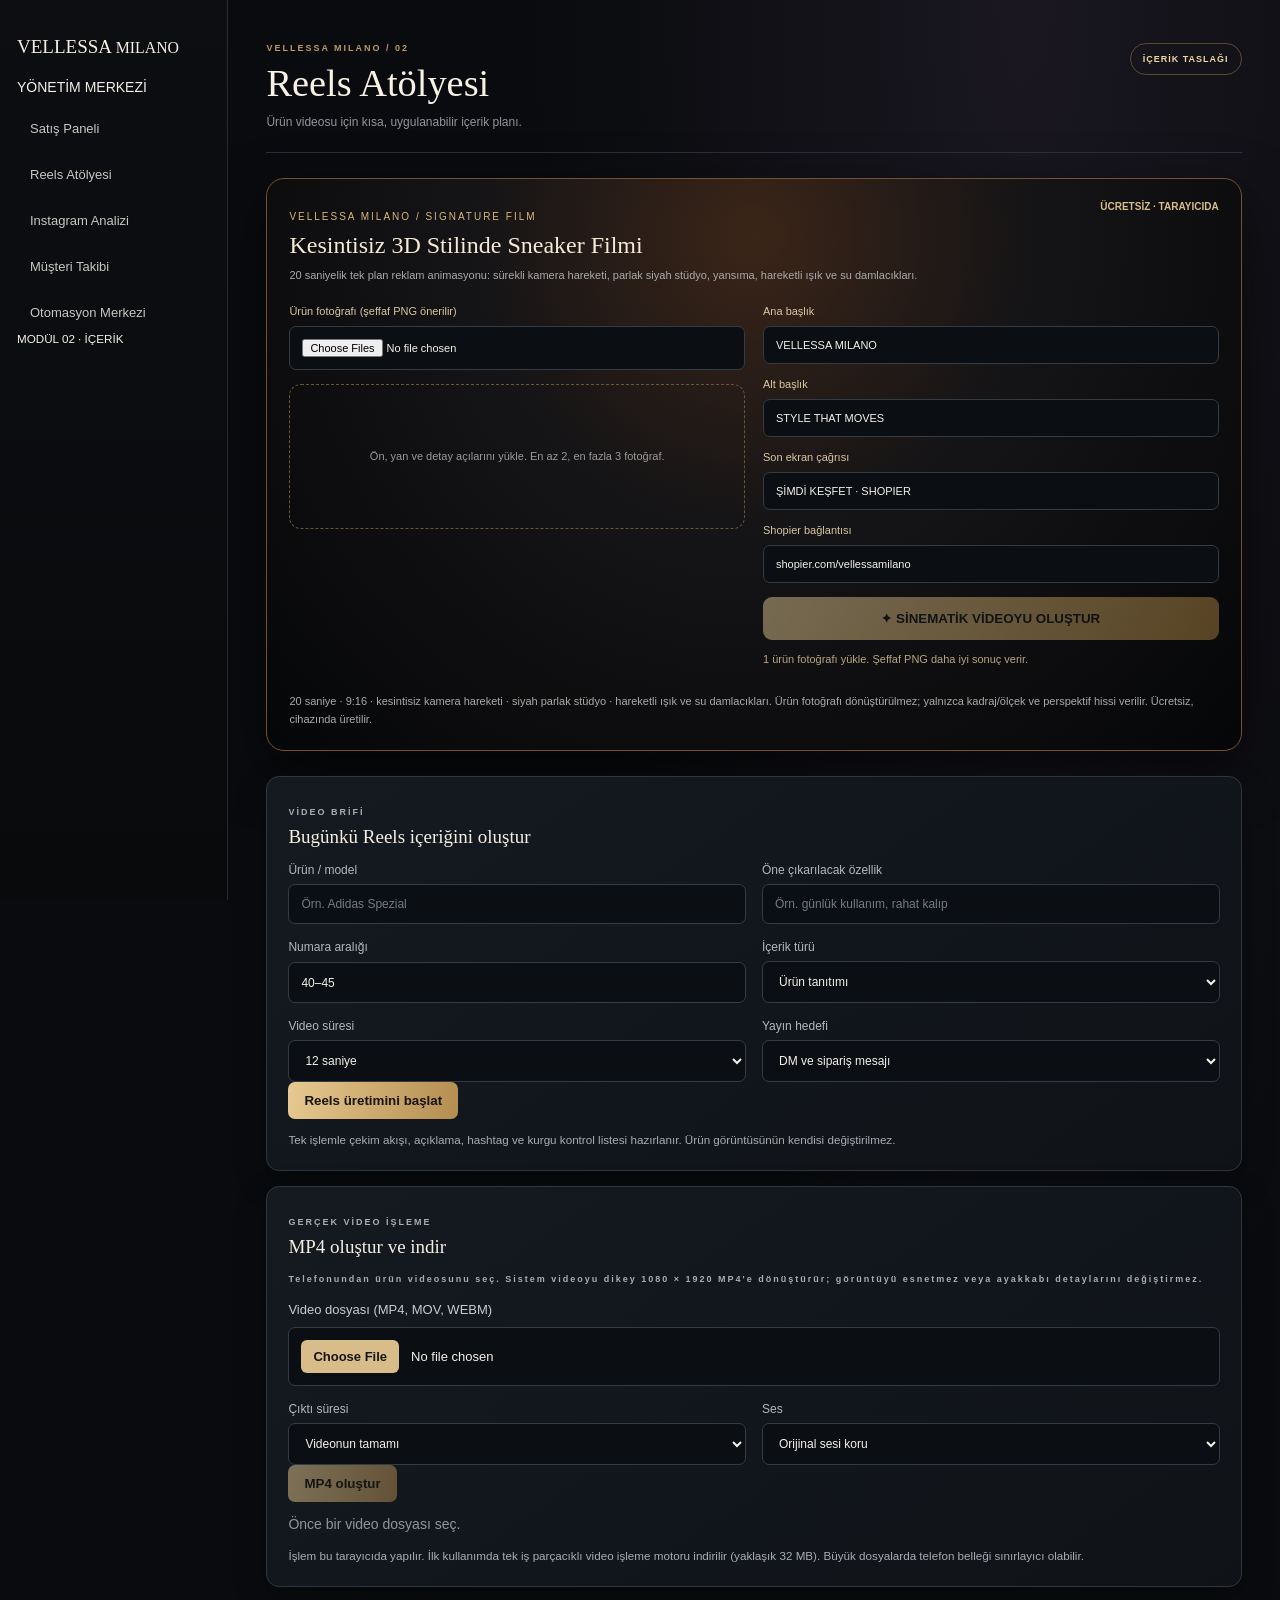
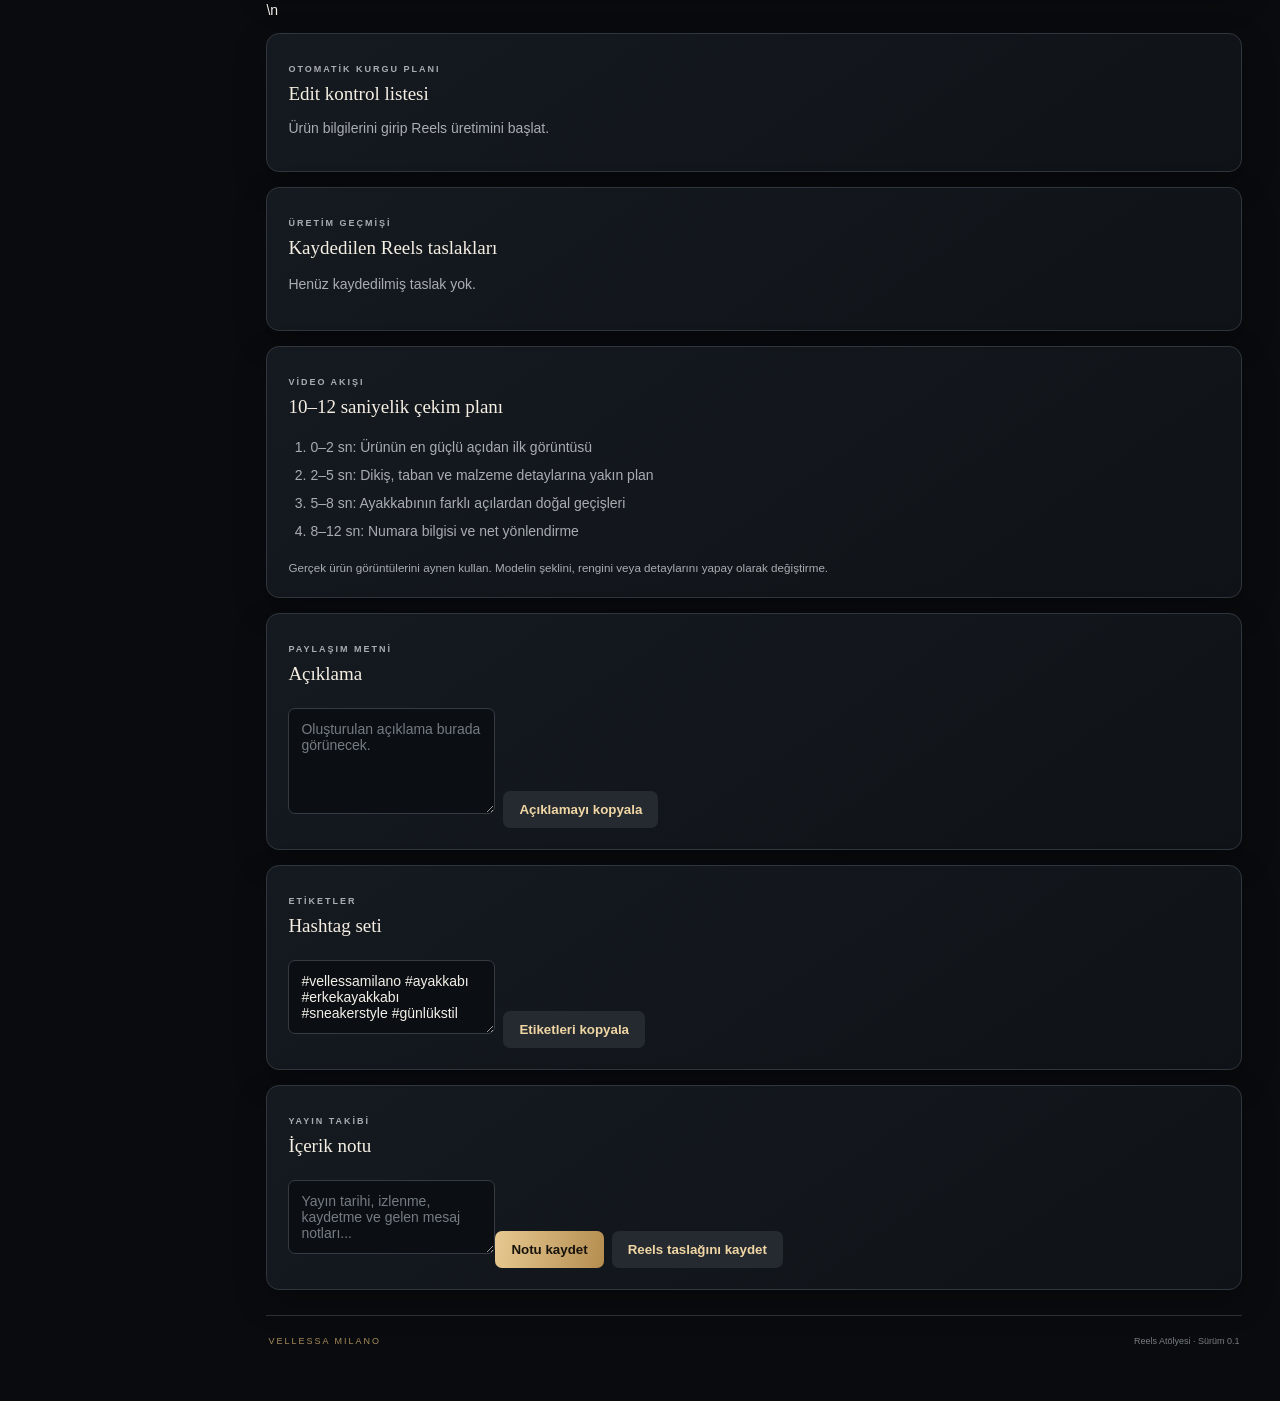
<file: reels.html>
<!doctype html>
<html lang="tr">
<head><meta charset="utf-8"><meta name="viewport" content="width=device-width,initial-scale=1"><title>Vellessa Milano | Reels Atölyesi</title><link rel="stylesheet" href="styles.css?v=20261103-3"><link rel="stylesheet" href="reels.css?v=20261104-clean1"></head>
<body>
<aside class="sidebar"><h2>VELLESSA <small>MILANO</small></h2><p>YÖNETİM MERKEZİ</p><nav><a href="index.html">Satış Paneli</a><a href="reels.html">Reels Atölyesi</a><a href="analytics.html">Instagram Analizi</a><a href="musteri-takip.html">Müşteri Takibi</a><a href="automation.html">Otomasyon Merkezi</a></nav><small class="foot">MODÜL 02 · İÇERİK</small></aside>
<main class="main"><header><div><p>VELLESSA MILANO / 02</p><h1>Reels Atölyesi</h1><span>Ürün videosu için kısa, uygulanabilir içerik planı.</span></div><b>İÇERİK TASLAĞI</b></header>

<section class="cinema-studio" id="cinemaStudio">
<div class="cinema-head"><div><p>VELLESSA MILANO / SIGNATURE FILM</p><h2>Kesintisiz 3D Stilinde Sneaker Filmi</h2><span>20 saniyelik tek plan reklam animasyonu: sürekli kamera hareketi, parlak siyah stüdyo, yansıma, hareketli ışık ve su damlacıkları.</span></div><b>ÜCRETSİZ · TARAYICIDA</b></div>
<div class="cinema-grid"><div><label class="cinema-upload">Ürün fotoğrafı (şeffaf PNG önerilir)<input id="cinemaPhotos" type="file" accept="image/*" multiple></label><div id="cinemaThumbs" class="cinema-thumbs"><span>Ön, yan ve detay açılarını yükle. En az 2, en fazla 3 fotoğraf.</span></div></div>
<div class="cinema-settings"><label>Ana başlık<input id="cinemaTitle" value="VELLESSA MILANO"></label><label>Alt başlık<input id="cinemaSubtitle" value="STYLE THAT MOVES"></label><label>Son ekran çağrısı<input id="cinemaCta" value="ŞİMDİ KEŞFET · SHOPIER"></label><label>Shopier bağlantısı<input id="cinemaUrl" value="shopier.com/vellessamilano"></label><button type="button" id="cinemaCreate" disabled>✦ SİNEMATİK VİDEOYU OLUŞTUR</button><p id="cinemaStatus" role="status">1 ürün fotoğrafı yükle. Şeffaf PNG daha iyi sonuç verir.</p><video id="cinemaResult" controls playsinline hidden></video><a id="cinemaDownload" hidden download="vellessa-signature-reel.mp4">MP4 videoyu indir</a></div></div>
<canvas id="cinemaCanvas" width="720" height="1280" hidden></canvas><small class="cinema-foot">20 saniye · 9:16 · kesintisiz kamera hareketi · siyah parlak stüdyo · hareketli ışık ve su damlacıkları. Ürün fotoğrafı dönüştürülmez; yalnızca kadraj/ölçek ve perspektif hissi verilir. Ücretsiz, cihazında üretilir.</small>
</section>
<section class="panel"><p>VİDEO BRİFİ</p><h2>Bugünkü Reels içeriğini oluştur</h2>
<div class="fields"><label>Ürün / model<input id="product" placeholder="Örn. Adidas Spezial"></label><label>Öne çıkarılacak özellik<input id="feature" placeholder="Örn. günlük kullanım, rahat kalıp"></label><label>Numara aralığı<input id="sizes" value="40–45"></label><label>İçerik türü<select id="kind"><option value="product">Ürün tanıtımı</option><option value="detail">Detay yakın plan</option><option value="style">Kombin / kullanım</option><option value="trust">Sipariş ve güven</option></select></label><label>Video süresi<select id="duration"><option value="12">12 saniye</option><option value="15">15 saniye</option><option value="20">20 saniye</option></select></label><label>Yayın hedefi<select id="goal"><option value="messages">DM ve sipariş mesajı</option><option value="reach">Erişim ve keşfet</option><option value="saves">Kaydetme ve paylaşım</option></select></label></div><button id="generate">Reels üretimini başlat</button><small class="muted">Tek işlemle çekim akışı, açıklama, hashtag ve kurgu kontrol listesi hazırlanır. Ürün görüntüsünün kendisi değiştirilmez.</small></section>
<section class="panel" id="mp4Studio"><p>GERÇEK VİDEO İŞLEME</p><h2>MP4 oluştur ve indir</h2><p class="muted">Telefonundan ürün videosunu seç. Sistem videoyu dikey 1080 × 1920 MP4'e dönüştürür; görüntüyü esnetmez veya ayakkabı detaylarını değiştirmez.</p><label class="video-upload">Video dosyası (MP4, MOV, WEBM)<input id="videoFile" type="file" accept="video/*"></label><video id="videoPreview" controls playsinline hidden></video><div class="fields"><label>Çıktı süresi<select id="renderDuration"><option value="source">Videonun tamamı</option><option value="12">12 saniye</option><option value="15">15 saniye</option><option value="20">20 saniye</option></select></label><label>Ses<select id="renderAudio"><option value="keep">Orijinal sesi koru</option><option value="mute">Sessiz video</option></select></label></div><button id="renderMp4" disabled>MP4 oluştur</button><div id="renderStatus" class="muted" role="status">Önce bir video dosyası seç.</div><a id="downloadMp4" class="download-link" hidden download="vellessa-reels.mp4">MP4 videoyu indir</a><small class="muted">İşlem bu tarayıcıda yapılır. İlk kullanımda tek iş parçacıklı video işleme motoru indirilir (yaklaşık 32 MB). Büyük dosyalarda telefon belleği sınırlayıcı olabilir.</small></section>\n<section class="panel"><p>OTOMATİK KURGU PLANI</p><h2>Edit kontrol listesi</h2><div id="editPlan" class="edit-plan"><p>Ürün bilgilerini girip Reels üretimini başlat.</p></div></section><section class="panel"><p>ÜRETİM GEÇMİŞİ</p><h2>Kaydedilen Reels taslakları</h2><div id="draftHistory"><p class="muted">Henüz kaydedilmiş taslak yok.</p></div></section>
<section class="panel"><p>VİDEO AKIŞI</p><h2>10–12 saniyelik çekim planı</h2><ol id="shots"><li>0–2 sn: Ürünün en güçlü açıdan ilk görüntüsü</li><li>2–5 sn: Dikiş, taban ve malzeme detaylarına yakın plan</li><li>5–8 sn: Ayakkabının farklı açılardan doğal geçişleri</li><li>8–12 sn: Numara bilgisi ve net yönlendirme</li></ol><small class="muted">Gerçek ürün görüntülerini aynen kullan. Modelin şeklini, rengini veya detaylarını yapay olarak değiştirme.</small></section>
<section class="panel"><p>PAYLAŞIM METNİ</p><h2>Açıklama</h2><textarea id="caption" rows="5" placeholder="Oluşturulan açıklama burada görünecek."></textarea><button class="secondary" data-copy="caption">Açıklamayı kopyala</button></section>
<section class="panel"><p>ETİKETLER</p><h2>Hashtag seti</h2><textarea id="tags" rows="3">#vellessamilano #ayakkabı #erkekayakkabı #sneakerstyle #günlükstil</textarea><button class="secondary" data-copy="tags">Etiketleri kopyala</button></section>
<section class="panel"><p>YAYIN TAKİBİ</p><h2>İçerik notu</h2><textarea id="memo" rows="3" placeholder="Yayın tarihi, izlenme, kaydetme ve gelen mesaj notları..."></textarea><button id="save">Notu kaydet</button><button id="saveDraft" class="secondary">Reels taslağını kaydet</button><small id="saved"></small></section>
<footer>VELLESSA MILANO <span>Reels Atölyesi · Sürüm 0.1</span></footer></main><script src="reels.js?v=20261104-clean1"></script></body></html>
</file>
<file: styles.css>
:root{--bg:#090b0e;--panel:#11151a;--panel2:#151a20;--gold:#d5b477;--gold2:#f0d6a4;--text:#f4f0e8;--muted:#92959b;--line:#2a3037;--purple:#8e50b8}*{box-sizing:border-box}body{margin:0;background:radial-gradient(ellipse at 80% 0%,#1a1720 0,transparent 34%),var(--bg);color:var(--text);font:14px Inter,-apple-system,BlinkMacSystemFont,'Segoe UI',Arial,sans-serif;display:flex}.sidebar{width:228px;position:fixed;inset:0 auto 0 0;background:linear-gradient(180deg,#0c0e11,#090a0c);border-right:1px solid #252a30;padding:29px 17px;display:flex;flex-direction:column;z-index:4}.brand{font:500 25px Georgia,serif;letter-spacing:3px;color:var(--gold2);text-align:center;margin:8px 0 4px}.brand span{display:block;font:10px Arial;letter-spacing:6px;margin-top:7px}.side-label,.eyebrow{font-size:9px;letter-spacing:2px;color:#b99a65;font-weight:700}.side-label{text-align:center;margin:17px 0 30px}.sidebar nav{display:grid;gap:7px}.sidebar nav a{color:#c7c6c2;text-decoration:none;padding:12px 13px;border-radius:8px;display:flex;align-items:center;gap:13px;font-size:13px}.sidebar nav a i{font-style:normal;color:#d9bd8b;font-size:18px;width:19px;text-align:center}.sidebar nav a:hover,.sidebar nav a.active{background:linear-gradient(100deg,#4b3c27,#29251f);color:#fff}.sidebar-bottom{margin-top:auto;border-top:1px solid #282c30;padding:18px 4px 0;display:flex;align-items:center;gap:11px;font-size:10px;letter-spacing:1px}.sidebar-bottom small{display:block;color:var(--muted);letter-spacing:0;margin-top:4px}.mini-mark{border:1px solid #a98b59;color:#d9bd8b;padding:8px;border-radius:6px;font:16px Georgia}.main{margin-left:228px;padding:35px clamp(18px,3vw,48px);width:calc(100% - 228px);max-width:1700px}.topbar{display:flex;justify-content:space-between;align-items:center;gap:20px;margin-bottom:27px;padding-bottom:24px;border-bottom:1px solid var(--line)}h1{font:500 clamp(29px,3vw,39px) Georgia,serif;margin:8px 0;color:#f8f1e5}h2{font:500 19px Georgia,serif;margin:7px 0;color:#f5eee2}.topbar p,.surface-title p{margin:0;color:var(--muted);font-size:12px}.date-pill{border:1px solid #343a40;border-radius:30px;padding:11px 15px;color:#b7b9bc;font-size:10px;letter-spacing:1px;white-space:nowrap}.date-pill b{color:var(--gold2);margin-left:8px}.live-dot{display:inline-block;width:7px;height:7px;background:#c99f5e;border-radius:50%;margin-right:7px}.metric-grid{display:grid;grid-template-columns:repeat(4,minmax(0,1fr));gap:13px;margin-bottom:16px}.metric,.surface{background:linear-gradient(145deg,#151a20,#0f1318);border:1px solid #30363d;border-radius:13px;box-shadow:0 12px 32px #0005}.metric{padding:18px 19px;min-height:128px}.metric-head{display:flex;align-items:center;justify-content:space-between;color:#c1c1bd;font-size:11px}.metric-head i{font-style:normal;color:var(--gold2);font-size:21px}.metric strong{display:block;font-size:27px;font-weight:500;margin:12px 0 5px}.metric small{color:#898d93;font-size:10px}.content-grid{display:grid;grid-template-columns:1.55fr 1fr;gap:15px;margin-bottom:15px}.surface{padding:21px}.surface-title{display:flex;justify-content:space-between;align-items:flex-start;gap:10px}.surface-title h2{margin-bottom:5px}.tag{font-size:8px;letter-spacing:1px;color:#c7a96f;border:1px solid #594a31;border-radius:20px;padding:8px 10px;white-space:nowrap}.chart-empty{height:245px;margin-top:17px;border:1px dashed #3b4148;border-radius:10px;background:repeating-linear-gradient(0deg,transparent,transparent 48px,#ffffff08 49px),repeating-linear-gradient(90deg,transparent,transparent 75px,#ffffff06 76px);display:flex;flex-direction:column;justify-content:center;align-items:center;text-align:center;padding:20px}.chart-icon{font-size:28px;color:var(--gold);border:1px solid #6c5837;border-radius:50%;width:48px;height:48px;display:grid;place-items:center}.chart-empty h3{font:500 17px Georgia;margin:13px 0 5px}.chart-empty p,.insta-empty p,.empty-inline,.orders-empty p{font-size:11px;color:var(--muted);line-height:1.65;max-width:390px}.gold-button{background:linear-gradient(100deg,#e7c991,#b48d50);color:#17130d;text-decoration:none;border-radius:7px;padding:10px 15px;font-size:11px;font-weight:700;margin-top:8px}.gold-button b{font-size:17px;margin-left:12px}.insta-mark{font-size:26px;color:#e3ad76}.insta-empty{margin-top:17px;border-radius:9px;padding:25px 18px;background:radial-gradient(ellipse at 85% 20%,#48264e66,transparent 55%),#101319;min-height:245px;display:flex;flex-direction:column;justify-content:center}.sparkline-placeholder{font-size:52px;color:#a65ac0;align-self:flex-end;line-height:1}.insta-empty strong{font:500 16px Georgia;margin-top:4px}.insta-empty a,.quick-actions a{color:var(--gold2);text-decoration:none;font-size:11px;margin-top:10px}.lower-grid{display:grid;grid-template-columns:1.1fr 1fr .9fr;gap:15px;margin-bottom:15px}.connection-row{display:flex;align-items:center;gap:10px;padding:13px 0;border-bottom:1px solid #282e34}.connection-row:last-child{border:0}.channel-icon{width:32px;height:32px;border-radius:8px;background:#27231b;color:var(--gold2);display:grid;place-items:center;font-weight:700}.channel-icon.instagram{background:#37213c;color:#e4a3d4;font-size:20px}.connection-row div{flex:1}.connection-row b,.connection-row small{display:block}.connection-row b{font-size:11px}.connection-row small{font-size:9px;color:var(--muted);margin-top:4px}.status{font-size:8px;white-space:nowrap}.pending{color:#d7ae70}.connected{color:#88b99b}.empty-inline{padding:24px 0}.quick-actions a{display:flex;justify-content:space-between;border-bottom:1px solid #292f35;padding:13px 0;margin:0}.quick-actions a:last-child{border:0}.orders{margin-bottom:18px}.orders-empty{min-height:130px;border-top:1px solid #292f35;margin-top:15px;display:flex;flex-direction:column;align-items:center;justify-content:center;text-align:center}.orders-empty span{font-size:25px;color:var(--gold)}.orders-empty b{font:500 14px Georgia;margin-top:8px}.orders-empty p{margin:6px 0}footer{padding:20px 2px;color:#a88c5a;font-size:9px;letter-spacing:2px}footer span{float:right;color:#777d83;letter-spacing:0}@media(max-width:1100px){.metric-grid{grid-template-columns:repeat(2,1fr)}.lower-grid{grid-template-columns:1fr 1fr}.quick-actions{grid-column:1/-1}.quick-actions a{display:inline-flex;width:49%;padding-right:15px}}@media(max-width:760px){body{display:block}.sidebar{position:relative;width:100%;height:auto;padding:18px 14px}.brand{font-size:20px}.side-label{margin:10px 0 14px}.sidebar nav{display:flex;flex-wrap:wrap;gap:4px}.sidebar nav a{font-size:10px;padding:8px}.sidebar nav a i{font-size:14px;width:auto}.sidebar-bottom{display:none}.main{margin:0;width:100%;padding:22px 13px}.topbar{align-items:flex-start;flex-direction:column}.date-pill{white-space:normal}.metric-grid{gap:8px}.metric{padding:14px;min-height:116px}.metric strong{font-size:23px}.content-grid,.lower-grid{grid-template-columns:1fr}.quick-actions{grid-column:auto}.quick-actions a{width:100%}.surface{padding:17px}.chart-empty,.insta-empty{min-height:210px}footer span{float:none;display:block;margin-top:8px}}
/* Shared premium module theme */
.main>header{display:flex;justify-content:space-between;align-items:flex-start;gap:18px;padding:8px 0 23px;margin-bottom:20px;border-bottom:1px solid var(--line)}
.main>header>div>p,.main>header p{font-size:9px;letter-spacing:2px;color:#b99a65;font-weight:700;margin:0 0 8px}
.main>header h1{margin:0 0 8px}.main>header span{color:var(--muted);font-size:12px}
.main>header>b{font-size:9px;letter-spacing:1px;color:var(--gold2);border:1px solid #594a31;border-radius:20px;padding:10px 12px;white-space:nowrap}
.panel,.list,form#form{background:linear-gradient(145deg,#151a20,#0f1318);border:1px solid #30363d;border-radius:13px;padding:21px;margin:15px 0;color:var(--text);box-shadow:0 12px 32px #0004}
.panel>p,.list>p:first-child{font-size:9px;letter-spacing:2px;color:#b99a65;font-weight:700}
.panel h2,.list h2,form h2{font:500 19px Georgia,serif;color:#f5eee2;margin:8px 0 15px}
.panel p,.panel li,.panel span,.panel small{color:#a9adb2}
.panel a,.main a{color:var(--gold2)}
.panel input,.panel select,.panel textarea,.main input,.main select,.main textarea{background:#0b0f13!important;color:#f4f0e8!important;border:1px solid #343b43!important;border-radius:7px!important;padding:12px;font:inherit;box-sizing:border-box}
.panel input::placeholder,.panel textarea::placeholder,.main input::placeholder,.main textarea::placeholder{color:#747b83}
.panel button,.main button{background:linear-gradient(100deg,#e7c991,#b48d50);color:#17130d;border:0;border-radius:7px;padding:11px 16px;font-weight:700;cursor:pointer}
.stats{display:grid;grid-template-columns:repeat(4,minmax(0,1fr));gap:12px;margin:15px 0}
.stats article,.stats>b{background:linear-gradient(145deg,#151a20,#0f1318);border:1px solid #30363d;border-radius:12px;padding:17px;color:#f4f0e8}
.stats label{display:block;color:#b99a65;font-size:10px;letter-spacing:1px;margin-bottom:10px}
.stats strong{display:block;color:#f8f1e5;font:500 25px Georgia,serif;margin-bottom:7px}
.stats small{display:block;color:#92959b;font-size:10px;line-height:1.5}
.snapshot,.notice{background:#1a1d20;border:1px solid #3a3429;border-radius:8px;padding:13px 16px;color:#c6b58e;margin:14px 0;font-size:12px;line-height:1.6}
.main table{width:100%;border-collapse:collapse;min-width:600px}.main th,.main td{text-align:left;padding:11px;border-bottom:1px solid #30363d;font-size:12px;color:#c7c9cc}.main th{color:#d9bd8b}.main .table-wrap{overflow-x:auto}
.main footer{border-top:1px solid var(--line);margin-top:25px}
@media(max-width:760px){.main>header{flex-direction:column}.stats{grid-template-columns:repeat(2,minmax(0,1fr))}.panel{padding:16px}.main table{min-width:580px}}
</file>
<file: analytics.css>
.snapshot strong{color:#f0d6a4}.stats small{line-height:1.4;min-height:28px}.panel li{line-height:1.65;margin:8px 0}.panel a{color:#f0d6a4}.notice{line-height:1.6}
</file>
<file: automation.css>
.ok{color:#9bc8a8!important}.pending{color:#d7ae70!important}.workflow{display:grid;gap:0}.workflow>div{padding:17px 0;border-bottom:1px solid #30363d;display:grid;gap:7px}.workflow b{font-size:15px;color:#f4f0e8}.workflow span{color:#a9adb2;line-height:1.5}.workflow em{font-size:12px;font-style:normal}.panel li{line-height:1.7;margin:8px 0}.notice{line-height:1.6}
</file>
<file: musteri-takip.css>
.customer-main{margin-left:228px;width:calc(100% - 228px)}.customer-main .top{display:flex;justify-content:space-between;align-items:center;gap:12px;flex-wrap:wrap;padding:8px 0 22px;border-bottom:1px solid var(--line)}.customer-main .top small{color:#b99a65;letter-spacing:2px}.customer-main .top h1{margin:8px 0}.customer-main .top p{color:#92959b}.customer-main .top a{color:#f0d6a4}.customer-main .stats{display:flex;flex-wrap:wrap}.customer-main .stats b{background:linear-gradient(145deg,#151a20,#0f1318);padding:14px;border:1px solid #30363d;border-radius:9px;color:#f4f0e8}.customer-main form,.customer-main .list{background:linear-gradient(145deg,#151a20,#0f1318);padding:20px;border:1px solid #30363d;border-radius:12px;margin:18px 0}.customer-main .fields{display:grid;grid-template-columns:repeat(auto-fit,minmax(180px,1fr));gap:12px}.customer-main label{display:grid;gap:6px;font-size:13px;color:#b4b7bb}.customer-main input,.customer-main select,.customer-main textarea{padding:11px;border:1px solid #343b43;border-radius:7px;font:inherit;width:100%;box-sizing:border-box;background:#0b0f13;color:#f4f0e8}.customer-main textarea{min-height:65px;margin-top:12px}.customer-main button{padding:10px 15px;border:0;border-radius:7px;background:linear-gradient(100deg,#e7c991,#b48d50);color:#17130d;cursor:pointer;margin:10px 6px 0 0}.customer-main .delete{background:#8b3d35;color:white}.customer-main table{width:100%;border-collapse:collapse;min-width:760px}.customer-main th,.customer-main td{text-align:left;padding:11px;border-bottom:1px solid #30363d;font-size:13px;color:#c7c9cc}.customer-main .wrap{overflow-x:auto}.customer-main small{color:#92959b}@media(max-width:760px){.customer-main{margin:0;width:100%}.customer-main{padding:22px 13px}.customer-main .top{align-items:flex-start}.customer-main .stats{display:grid;grid-template-columns:1fr 1fr}}
</file>
<file: reels.css>
.fields{display:grid;grid-template-columns:repeat(2,minmax(0,1fr));gap:16px}.fields label{display:grid;gap:7px;color:#b4b7bb;font-size:12px}.panel ol{padding-left:22px;line-height:2}.muted{color:#92959b;display:block;margin-top:12px;line-height:1.5}.secondary{background:#252a30!important;color:#f0d6a4!important;margin-left:8px}textarea{margin-top:8px;max-width:100%}@media(max-width:800px){.fields{grid-template-columns:1fr}.secondary{margin-left:0;margin-right:8px}}
.edit-plan ol{padding-left:22px;line-height:1.9;color:#c6c8ca}.edit-plan li{padding:4px 0}.draft-row{display:flex;align-items:center;justify-content:space-between;gap:12px;padding:12px 0;border-bottom:1px solid #30363d}.draft-row b,.draft-row small{display:block}.draft-row small{color:#92959b;margin-top:5px;font-size:11px}.draft-row button{background:#292d32!important;color:#f0d6a4!important;border:1px solid #51432e!important;padding:8px 12px!important}.edit-plan .muted{margin-top:12px}
.video-upload{display:grid;gap:10px;margin:16px 0;color:#c9cbd0;font-size:13px}.video-upload input{display:block;width:100%;padding:12px;border:1px dashed #756343;border-radius:10px;background:#171a1e;color:#eee}#videoPreview{display:block;width:100%;max-height:420px;object-fit:contain;background:#090a0b;border-radius:12px;margin:14px 0}#videoPreview[hidden],#downloadMp4[hidden]{display:none}#renderMp4:disabled{opacity:.5;cursor:not-allowed}.download-link{display:inline-block;margin:14px 0;padding:12px 18px;border-radius:8px;background:#d8bd8b;color:#171717;font-weight:700;text-decoration:none}.video-upload input::file-selector-button{margin-right:12px;padding:9px 12px;border:0;border-radius:6px;background:#d8bd8b;color:#171717;font-weight:600}

/* Luxury creative studio */
.studio-shell{margin:24px 0;padding:22px;background:linear-gradient(145deg,#17191c,#0c0d0f);border:1px solid #51432e;border-radius:18px;box-shadow:0 18px 50px #0008}.studio-heading{display:flex;justify-content:space-between;align-items:center;gap:12px}.studio-heading p{font-size:10px;letter-spacing:2px;color:#d8bd8b}.studio-heading h2{margin:5px 0;color:#f6f1e8;font-size:25px}.studio-heading span{color:#a6a7aa;font-size:12px}.studio-live{color:#e4c78f!important;white-space:nowrap}.studio-tabs{display:flex;gap:8px;margin:20px 0;padding:6px;background:#0d0f11;border:1px solid #303237;border-radius:12px;overflow:auto}.studio-tabs a{padding:11px 15px;border-radius:9px;color:#c6c7c9;text-decoration:none;white-space:nowrap;font-size:12px}.studio-tabs a.active{background:linear-gradient(120deg,#f0d69e,#b88b43);color:#171717;font-weight:800}.studio-grid{display:grid;grid-template-columns:minmax(0,1.8fr) minmax(240px,.82fr);gap:15px}.studio-main{min-width:0}.preview-grid{display:grid;grid-template-columns:1fr 1fr;gap:12px}.preview-card,.timeline-card,.studio-side{background:linear-gradient(145deg,#1b1d20,#101113);border:1px solid #393b3e;border-radius:14px;padding:13px;min-width:0}.preview-top{display:flex;justify-content:space-between;gap:8px;font-size:11px;color:#f2e7d2;margin-bottom:10px}.preview-top span{color:#b9a27a;font-size:10px}.spin-stage,.walk-stage{height:260px;border-radius:10px;background:radial-gradient(ellipse at 50% 70%,#51412b 0,#1a1b1d 42%,#090a0b 100%);display:flex;align-items:center;justify-content:center;overflow:hidden;position:relative}.spin-stage img{max-width:100%;max-height:100%;object-fit:contain}.spin-placeholder{display:flex;flex-direction:column;align-items:center;gap:9px;text-align:center;padding:18px;color:#e5d2ad}.spin-placeholder span{font-size:48px;color:#e4c78f}.spin-placeholder small{font-size:11px;color:#999;line-height:1.5}.walk-stage video{width:100%;height:100%;object-fit:contain;background:#050505}.walk-stage video[hidden],.spin-stage img[hidden]{display:none}.studio-upload{display:grid;gap:8px;margin:12px 0;color:#d9c7a6;font-size:11px}.studio-upload input,.studio-side input[type=file],.studio-side select{width:100%;padding:10px;border:1px solid #514a3c;border-radius:9px;background:#111315;color:#eee;font-size:11px}.spin-controls{display:flex;align-items:center;gap:10px}.spin-controls button{background:#29251e;color:#e7c98e;border:1px solid #75603c;border-radius:8px;padding:8px 13px;font-size:20px}.spin-controls input{flex:1;accent-color:#d8bd8b;min-width:0}.studio-note{display:block;color:#92959b;font-size:10px;line-height:1.5;margin-top:9px}.feature-row{display:grid;grid-template-columns:repeat(3,1fr);gap:10px;margin:12px 0}.feature-tile{padding:14px 10px;border:1px solid #51432e;border-radius:12px;background:linear-gradient(145deg,#242322,#121314);display:flex;flex-direction:column;gap:7px}.feature-tile span{font-size:24px;color:#e5c17d}.feature-tile b{font-size:12px;color:#f5ead6}.feature-tile small{font-size:10px;color:#999;line-height:1.4}.timeline-card{margin-top:12px}.timeline-card>b{font-size:12px;color:#eee4d2}.timeline-steps{display:flex;align-items:center;gap:8px;margin-top:14px;overflow:auto}.timeline-steps div{min-width:0;flex:1;padding:12px 8px;border:1px solid #494139;border-radius:9px;background:#151719;display:flex;flex-direction:column;gap:6px}.timeline-steps span{color:#e3c184;font-size:10px}.timeline-steps b{font-size:10px;color:#eee;white-space:nowrap}.timeline-steps small{font-size:10px;color:#999}.timeline-steps i{color:#c6a66b}.studio-side h3{margin:2px 0 8px;color:#f4dfb8;font-size:17px}.studio-side>p{color:#a4a4a4;font-size:11px;line-height:1.5}.studio-side>label{display:grid;gap:8px;margin:14px 0 6px;color:#ddd;font-size:11px}.source-name{font-size:10px;color:#b49b70;overflow-wrap:anywhere}.scene-toggles{margin:16px 0;border:1px solid #343638;border-radius:10px;overflow:hidden}.scene-toggles label{display:flex;align-items:center;gap:9px;padding:11px 9px;border-bottom:1px solid #303235;color:#d2d2d2;font-size:11px}.scene-toggles label:last-child{border:0}.scene-toggles input{accent-color:#d8bd8b}.studio-primary,.studio-export{display:block;width:100%;box-sizing:border-box;text-align:center;padding:13px 10px;border-radius:9px;background:linear-gradient(120deg,#f1d69b,#b88a42);color:#171717!important;font-weight:800;font-size:11px;text-decoration:none;border:0}.studio-export{margin-top:9px;background:#202326;color:#eee!important;border:1px solid #555;font-weight:600}@media(max-width:850px){.studio-grid{grid-template-columns:1fr}.studio-side{order:2}.spin-stage,.walk-stage{height:220px}}@media(max-width:520px){.studio-shell{padding:13px;margin:16px 0}.studio-heading h2{font-size:20px}.preview-grid{grid-template-columns:1fr}.spin-stage,.walk-stage{height:240px}.feature-row{gap:6px}.feature-tile{padding:10px 7px}.feature-tile b{font-size:10px}.timeline-steps{gap:5px}.timeline-steps div{min-width:95px}.timeline-steps i{font-size:10px}}

#spinVideoResult{display:block;width:100%;max-height:420px;object-fit:contain;background:#050505;border-radius:10px;margin-top:12px}#spinVideoResult[hidden],#spinDownload[hidden]{display:none}#createSpinMp4{margin-top:12px}#createSpinMp4:disabled{opacity:.45;cursor:not-allowed}

/* Signature cinematic ad studio */
.cinema-studio{margin:25px 0;padding:22px;border:1px solid #705a36;border-radius:18px;background:radial-gradient(ellipse at 80% 0%,#292116,#111214 55%,#090a0b);box-shadow:0 20px 55px #0008}.cinema-head{display:flex;justify-content:space-between;gap:18px;align-items:flex-start}.cinema-head p{font-size:10px;letter-spacing:2px;color:#d7b77b}.cinema-head h2{font-size:24px;color:#f6ead6;margin:7px 0}.cinema-head span,.cinema-foot{font-size:11px;line-height:1.6;color:#aaa}.cinema-head>b{font-size:10px;color:#d8bd8b;white-space:nowrap}.cinema-grid{display:grid;grid-template-columns:1fr 1fr;gap:18px;margin-top:20px}.cinema-upload,.cinema-settings label{display:grid;gap:9px;color:#d8c6a3;font-size:11px;margin-bottom:14px}.cinema-upload input,.cinema-settings input{width:100%;box-sizing:border-box;padding:12px;border:1px solid #51432e;border-radius:9px;background:#101214;color:#eee}.cinema-thumbs{display:flex;gap:10px;min-height:145px;align-items:center;justify-content:center;border:1px dashed #695638;border-radius:12px;padding:10px;color:#999;font-size:11px}.cinema-thumbs img{width:31%;height:145px;object-fit:contain;background:#090a0b;border-radius:8px}.cinema-settings button{width:100%;padding:14px;border:0;border-radius:9px;background:linear-gradient(110deg,#f0d69e,#b88b43);font-weight:800;color:#171717}.cinema-settings button:disabled{opacity:.45}.cinema-settings p{font-size:11px;color:#b8a47f;line-height:1.5}#cinemaResult{width:100%;max-height:440px;margin-top:14px;background:#050505;border-radius:10px}#cinemaResult[hidden],#cinemaDownload[hidden]{display:none}#cinemaDownload{display:block;margin-top:12px;color:#e6c98f;font-weight:700;font-size:12px}.cinema-foot{display:block;margin-top:15px}@media(max-width:650px){.cinema-studio{padding:14px}.cinema-head{display:block}.cinema-head>b{display:block;margin-top:10px}.cinema-grid{grid-template-columns:1fr}.cinema-thumbs img{height:120px}}

/* Cinematic sneaker reference workflow refinements */
.cinema-studio{background:radial-gradient(ellipse at 50% 8%,#392317 0,#151313 38%,#070809 100%);border-color:#765034}
.cinema-thumbs img{object-fit:contain;box-shadow:0 8px 24px #0009}
#cinemaCanvas{display:none}
#cinemaResult{aspect-ratio:9/16;object-fit:contain}
@media(max-width:650px){.cinema-head h2{font-size:21px}.cinema-thumbs{min-height:115px}.cinema-thumbs img{height:105px}}

/* Continuous product film UI */
.cinema-studio{background:radial-gradient(ellipse at 50% 10%,#3b2518 0,#151416 40%,#050607 100%)}#cinemaResult{aspect-ratio:9/16;object-fit:contain}.cinema-thumbs img{object-fit:contain;background:transparent}
</file>
